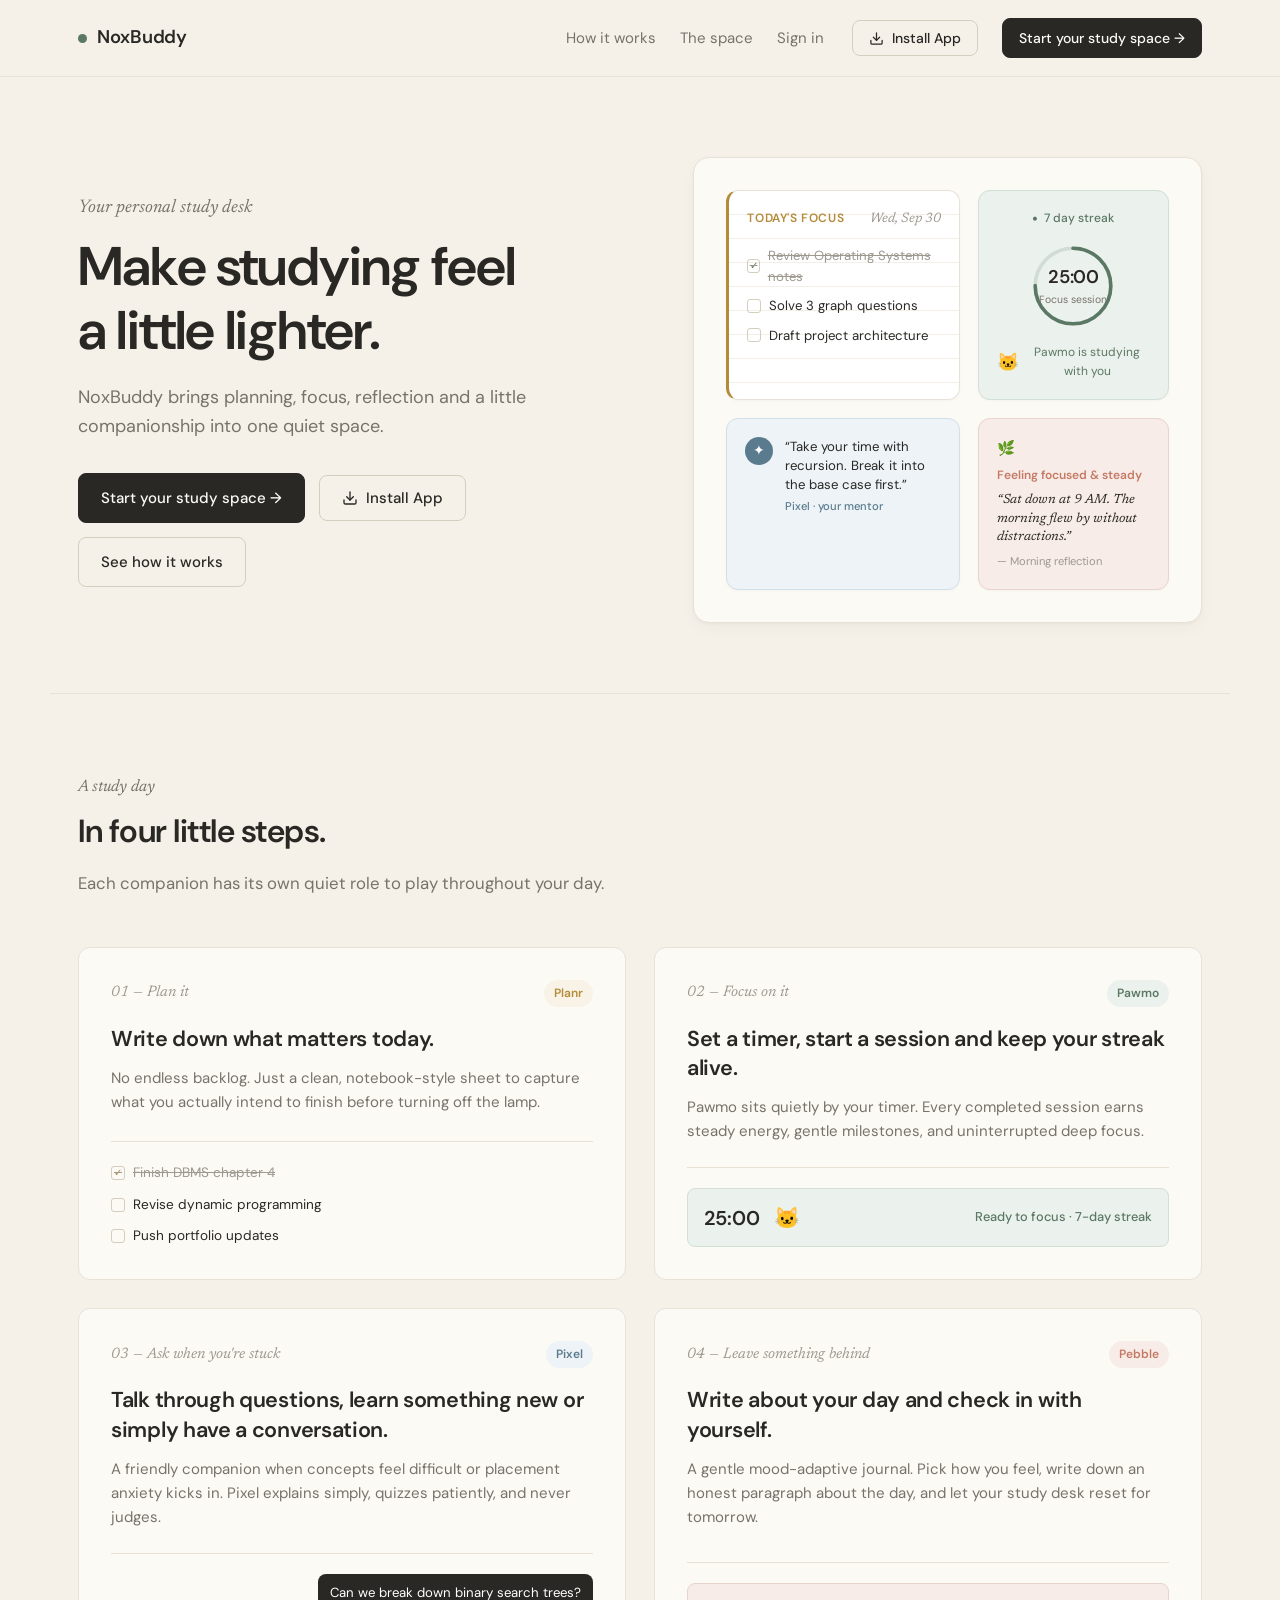
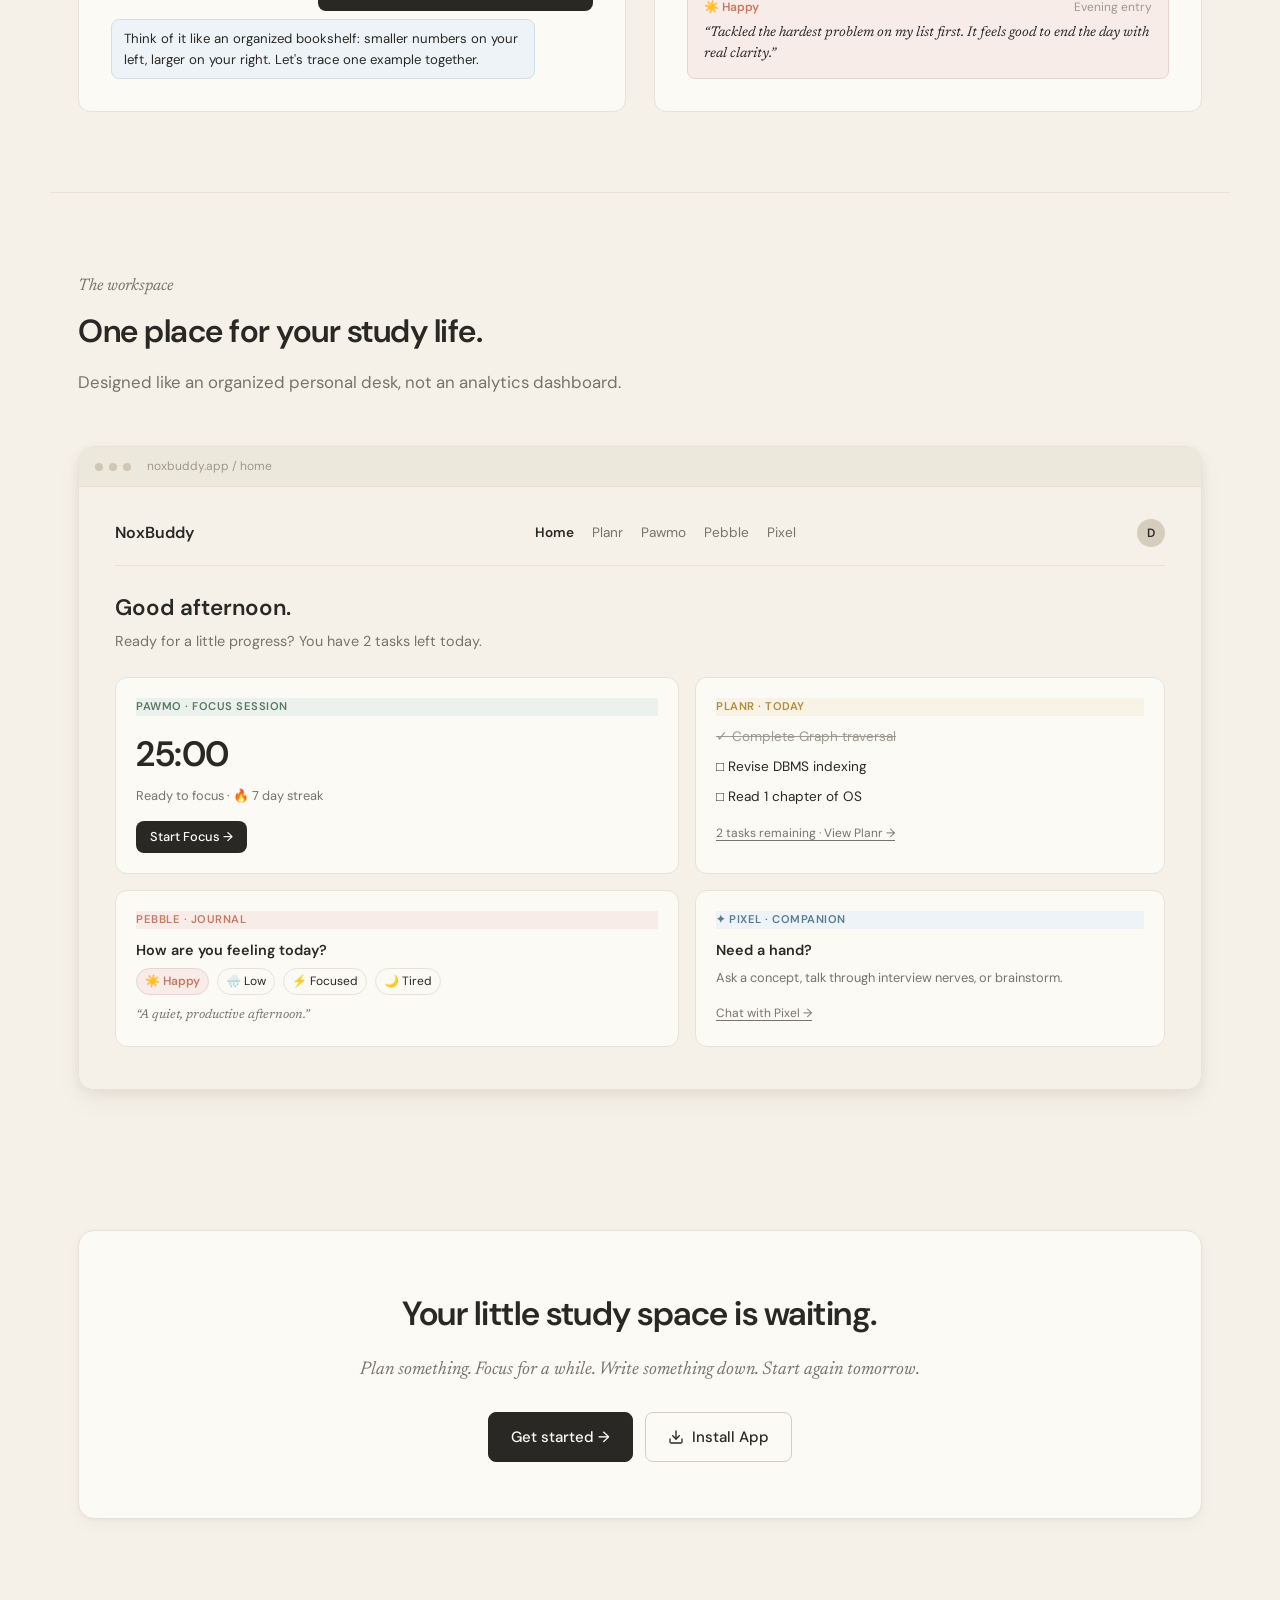
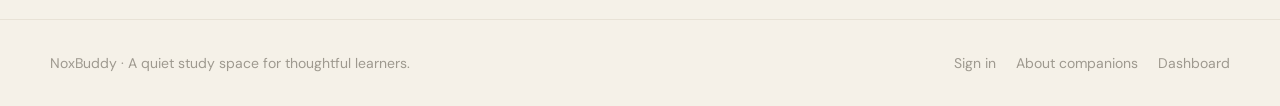
<file: index.html>
<!DOCTYPE html>
<html lang="en">
<head>
  <meta charset="UTF-8">
  <meta name="viewport" content="width=device-width, initial-scale=1.0">
  <title>NoxBuddy — A Quiet Digital Study Space</title>
  <link rel="preconnect" href="https://fonts.googleapis.com">
  <link rel="preconnect" href="https://fonts.gstatic.com" crossorigin>
  <link href="https://fonts.googleapis.com/css2?family=DM+Sans:ital,opsz,wght@0,9..40,300;0,9..40,400;0,9..40,500;0,9..40,600;1,9..40,400&family=Newsreader:ital,opsz,wght@0,6..72,400;0,6..72,500;1,6..72,400;1,6..72,500&display=swap" rel="stylesheet">
  <link rel="stylesheet" href="style.css">
  <link rel="stylesheet" href="pwa-install.css">
  <!-- PWA & Mobile Meta -->
  <link rel="manifest" href="./manifest.json">
  <meta name="theme-color" content="#F5F1E8">
  <link rel="apple-touch-icon" href="./icons/apple-touch-icon.png">
  <meta name="apple-mobile-web-app-capable" content="yes">
  <meta name="apple-mobile-web-app-status-bar-style" content="default">
  <meta name="apple-mobile-web-app-title" content="NoxBuddy">
</head>
<body>

  <!-- Minimal horizontal nav -->
  <header class="site-header">
    <nav class="nav-container">
      <a href="./index.html" class="brand">
        <span class="brand-dot"></span>
        <span class="brand-name">NoxBuddy</span>
      </a>
      <div class="nav-links">
        <a href="#journey" class="nav-link">How it works</a>
        <a href="#preview" class="nav-link">The space</a>
        <a href="./auth.html" class="nav-link signin-link">Sign in</a>
        <button id="navInstallBtn" class="btn btn-secondary btn-sm pwa-install-btn" title="Install NoxBuddy App">
          <svg width="15" height="15" viewBox="0 0 24 24" fill="none" stroke="currentColor" stroke-width="2" stroke-linecap="round" stroke-linejoin="round" aria-hidden="true"><path d="M21 15v4a2 2 0 0 1-2 2H5a2 2 0 0 1-2-2v-4"/><polyline points="7 10 12 15 17 10"/><line x1="12" y1="15" x2="12" y2="3"/></svg>
          <span>Install App</span>
        </button>
        <a href="./auth.html" class="btn btn-primary btn-sm">Start your study space &rarr;</a>
      </div>
      <button class="landing-menu-btn" id="landingMenuBtn" aria-label="Toggle navigation menu" aria-expanded="false">
        <span></span><span></span><span></span>
      </button>
    </nav>
    <div class="landing-mobile-drawer" id="landingMobileDrawer" aria-label="Mobile navigation">
      <a href="#journey" class="mobile-drawer-link">How it works</a>
      <a href="#preview" class="mobile-drawer-link">The space</a>
      <a href="./auth.html" class="mobile-drawer-link">Sign in</a>
      <button id="drawerInstallBtn" class="btn btn-secondary btn-sm mobile-cta pwa-install-btn" style="width: 100%; justify-content: center;">
        <svg width="16" height="16" viewBox="0 0 24 24" fill="none" stroke="currentColor" stroke-width="2" stroke-linecap="round" stroke-linejoin="round" aria-hidden="true"><path d="M21 15v4a2 2 0 0 1-2 2H5a2 2 0 0 1-2-2v-4"/><polyline points="7 10 12 15 17 10"/><line x1="12" y1="15" x2="12" y2="3"/></svg>
        <span>Install App on Phone</span>
      </button>
      <a href="./auth.html" class="btn btn-primary btn-sm mobile-cta">Start your study space &rarr;</a>
    </div>
  </header>

  <!-- Hero Section -->
  <main>
    <section class="hero-section">
      <div class="hero-content">
        <p class="hero-eyebrow">Your personal study desk</p>
        <h1 class="hero-title">Make studying feel a&nbsp;little&nbsp;lighter.</h1>
        <p class="hero-subtitle">
          NoxBuddy brings planning, focus, reflection and a little companionship into one quiet space.
        </p>
        <div class="hero-actions">
          <a href="./auth.html" class="btn btn-primary">Start your study space &rarr;</a>
          <button id="heroInstallBtn" class="btn btn-secondary pwa-install-btn" title="Download & Install NoxBuddy on your device">
            <svg width="16" height="16" viewBox="0 0 24 24" fill="none" stroke="currentColor" stroke-width="2" stroke-linecap="round" stroke-linejoin="round" aria-hidden="true"><path d="M21 15v4a2 2 0 0 1-2 2H5a2 2 0 0 1-2-2v-4"/><polyline points="7 10 12 15 17 10"/><line x1="12" y1="15" x2="12" y2="3"/></svg>
            <span>Install App</span>
          </button>
          <a href="#journey" class="btn btn-secondary">See how it works</a>
        </div>
      </div>

      <!-- Hero Visual: Thoughtful Study Desk Composition -->
      <div class="desk-canvas" aria-label="An organized digital study desk">
        <div class="desk-surface">

          <!-- Notebook Sheet (Planr) -->
          <div class="desk-item desk-notebook">
            <div class="notebook-header">
              <span class="notebook-tag">Today's Focus</span>
              <span class="notebook-date">Wed, Sep 30</span>
            </div>
            <ul class="notebook-lines">
              <li class="line-item done">
                <span class="check-box">&check;</span>
                <span class="line-text">Review Operating Systems notes</span>
              </li>
              <li class="line-item">
                <span class="check-box"></span>
                <span class="line-text">Solve 3 graph questions</span>
              </li>
              <li class="line-item">
                <span class="check-box"></span>
                <span class="line-text">Draft project architecture</span>
              </li>
            </ul>
            <div class="pencil-accent" aria-hidden="true"></div>
          </div>

          <!-- Focus Timer + Pawmo (Pawmo) -->
          <div class="desk-item desk-pawmo">
            <div class="pawmo-badge">
              <span class="streak-flame">&bull;</span>
              <span>7 day streak</span>
            </div>
            <div class="timer-dial">
              <div class="timer-ring-svg">
                <svg viewBox="0 0 100 100">
                  <circle class="ring-bg" cx="50" cy="50" r="42"></circle>
                  <circle class="ring-fg" cx="50" cy="50" r="42"></circle>
                </svg>
              </div>
              <div class="timer-center">
                <span class="timer-digits">25:00</span>
                <span class="timer-label">Focus session</span>
              </div>
            </div>
            <div class="pawmo-character">
              <span class="pet-figure" title="Pawmo">&#x1F431;</span>
              <span class="pet-caption">Pawmo is studying with you</span>
            </div>
          </div>

          <!-- Small Pixel message bubble (Pixel) -->
          <div class="desk-item desk-pixel">
            <div class="pixel-avatar">&#x2726;</div>
            <div class="pixel-bubble">
              <p class="pixel-text">&ldquo;Take your time with recursion. Break it into the base case first.&rdquo;</p>
              <span class="pixel-author">Pixel &middot; your mentor</span>
            </div>
          </div>

          <!-- Pebble journal slip (Pebble) -->
          <div class="desk-item desk-pebble">
            <div class="pebble-pin">&#x1F33F;</div>
            <p class="pebble-mood">Feeling focused &amp; steady</p>
            <p class="pebble-quote">&ldquo;Sat down at 9 AM. The morning flew by without distractions.&rdquo;</p>
            <span class="pebble-signoff">&mdash; Morning reflection</span>
          </div>

        </div>
      </div>
    </section>

    <!-- Four Companions Section: A study day, in four little steps -->
    <section class="journey-section" id="journey">
      <div class="section-intro">
        <p class="section-label">A study day</p>
        <h2 class="section-title">In four little steps.</h2>
        <p class="section-desc">Each companion has its own quiet role to play throughout your day.</p>
      </div>

      <div class="steps-flow">
        
        <!-- Step 1: Planr -->
        <article class="step-card step-planr">
          <div class="step-meta">
            <span class="step-num">01 &mdash; Plan it</span>
            <span class="companion-tag tag-planr">Planr</span>
          </div>
          <h3 class="step-title">Write down what matters today.</h3>
          <p class="step-desc">
            No endless backlog. Just a clean, notebook-style sheet to capture what you actually intend to finish before turning off the lamp.
          </p>
          <div class="step-visual visual-planr">
            <div class="paper-preview">
              <div class="paper-ruled-line done">
                <span class="mini-box">&check;</span>
                <span>Finish DBMS chapter 4</span>
              </div>
              <div class="paper-ruled-line">
                <span class="mini-box"></span>
                <span>Revise dynamic programming</span>
              </div>
              <div class="paper-ruled-line">
                <span class="mini-box"></span>
                <span>Push portfolio updates</span>
              </div>
            </div>
          </div>
        </article>

        <!-- Step 2: Pawmo -->
        <article class="step-card step-pawmo">
          <div class="step-meta">
            <span class="step-num">02 &mdash; Focus on it</span>
            <span class="companion-tag tag-pawmo">Pawmo</span>
          </div>
          <h3 class="step-title">Set a timer, start a session and keep your streak alive.</h3>
          <p class="step-desc">
            Pawmo sits quietly by your timer. Every completed session earns steady energy, gentle milestones, and uninterrupted deep focus.
          </p>
          <div class="step-visual visual-pawmo">
            <div class="pawmo-preview-dial">
              <span class="dial-time">25:00</span>
              <span class="dial-pawmo-pet">&#x1F431;</span>
              <span class="dial-sub">Ready to focus &middot; 7-day streak</span>
            </div>
          </div>
        </article>

        <!-- Step 3: Pixel -->
        <article class="step-card step-pixel">
          <div class="step-meta">
            <span class="step-num">03 &mdash; Ask when you're stuck</span>
            <span class="companion-tag tag-pixel">Pixel</span>
          </div>
          <h3 class="step-title">Talk through questions, learn something new or simply have a conversation.</h3>
          <p class="step-desc">
            A friendly companion when concepts feel difficult or placement anxiety kicks in. Pixel explains simply, quizzes patiently, and never judges.
          </p>
          <div class="step-visual visual-pixel">
            <div class="chat-snippet">
              <div class="chat-msg user">Can we break down binary search trees?</div>
              <div class="chat-msg bot">Think of it like an organized bookshelf: smaller numbers on your left, larger on your right. Let's trace one example together.</div>
            </div>
          </div>
        </article>

        <!-- Step 4: Pebble -->
        <article class="step-card step-pebble">
          <div class="step-meta">
            <span class="step-num">04 &mdash; Leave something behind</span>
            <span class="companion-tag tag-pebble">Pebble</span>
          </div>
          <h3 class="step-title">Write about your day and check in with yourself.</h3>
          <p class="step-desc">
            A gentle mood-adaptive journal. Pick how you feel, write down an honest paragraph about the day, and let your study desk reset for tomorrow.
          </p>
          <div class="step-visual visual-pebble">
            <div class="journal-snippet">
              <div class="journal-snippet-header">
                <span class="mood-pill">&#x2600;&#xFE0F; Happy</span>
                <span class="journal-date">Evening entry</span>
              </div>
              <p class="journal-body">&ldquo;Tackled the hardest problem on my list first. It feels good to end the day with real clarity.&rdquo;</p>
            </div>
          </div>
        </article>

      </div>
    </section>

    <!-- Product Preview Section -->
    <section class="preview-section" id="preview">
      <div class="section-intro">
        <p class="section-label">The workspace</p>
        <h2 class="section-title">One place for your study life.</h2>
        <p class="section-desc">Designed like an organized personal desk, not an analytics dashboard.</p>
      </div>

      <div class="dashboard-frame">
        <div class="frame-bar">
          <div class="frame-dots">
            <span></span><span></span><span></span>
          </div>
          <span class="frame-url">noxbuddy.app / home</span>
        </div>
        
        <!-- Live Dashboard Mirror Mockup -->
        <div class="frame-content">
          <div class="mock-topbar">
            <span class="mock-brand">NoxBuddy</span>
            <div class="mock-nav">
              <span class="mock-nav-item active">Home</span>
              <span class="mock-nav-item">Planr</span>
              <span class="mock-nav-item">Pawmo</span>
              <span class="mock-nav-item">Pebble</span>
              <span class="mock-nav-item">Pixel</span>
            </div>
            <div class="mock-user">
              <span class="mock-avatar">D</span>
            </div>
          </div>

          <div class="mock-greeting">
            <h3>Good afternoon.</h3>
            <p>Ready for a little progress? You have 2 tasks left today.</p>
          </div>

          <div class="mock-grid">
            <div class="mock-card mock-pawmo">
              <div class="mock-card-tag tag-pawmo">Pawmo &middot; Focus Session</div>
              <div class="mock-timer-display">25:00</div>
              <p class="mock-timer-sub">Ready to focus &middot; &#x1F525; 7 day streak</p>
              <div class="mock-btn">Start Focus &rarr;</div>
            </div>

            <div class="mock-card mock-planr">
              <div class="mock-card-tag tag-planr">Planr &middot; Today</div>
              <ul class="mock-tasks">
                <li class="done">&check; Complete Graph traversal</li>
                <li>&square; Revise DBMS indexing</li>
                <li>&square; Read 1 chapter of OS</li>
              </ul>
              <span class="mock-link">2 tasks remaining &middot; View Planr &rarr;</span>
            </div>

            <div class="mock-card mock-pebble">
              <div class="mock-card-tag tag-pebble">Pebble &middot; Journal</div>
              <p class="mock-q">How are you feeling today?</p>
              <div class="mock-moods">
                <span class="active">&#x2600;&#xFE0F; Happy</span>
                <span>&#x1F327;&#xFE0F; Low</span>
                <span>&#x26A1; Focused</span>
                <span>&#x1F319; Tired</span>
              </div>
              <p class="mock-journal-quote">&ldquo;A quiet, productive afternoon.&rdquo;</p>
            </div>

            <div class="mock-card mock-pixel">
              <div class="mock-card-tag tag-pixel">&#x2726; Pixel &middot; Companion</div>
              <p class="mock-q">Need a hand?</p>
              <p class="mock-sub">Ask a concept, talk through interview nerves, or brainstorm.</p>
              <span class="mock-link">Chat with Pixel &rarr;</span>
            </div>
          </div>
        </div>

      </div>
    </section>

    <!-- Final CTA -->
    <section class="closing-section">
      <div class="closing-box">
        <h2 class="closing-title">Your little study space is waiting.</h2>
        <p class="closing-text">
          Plan something. Focus for a while. Write something down. Start again tomorrow.
        </p>
        <div class="closing-action" style="display: flex; gap: 12px; justify-content: center; flex-wrap: wrap;">
          <a href="./auth.html" class="btn btn-primary">Get started &rarr;</a>
          <button id="closingInstallBtn" class="btn btn-secondary pwa-install-btn" title="Download & Install NoxBuddy on your device">
            <svg width="16" height="16" viewBox="0 0 24 24" fill="none" stroke="currentColor" stroke-width="2" stroke-linecap="round" stroke-linejoin="round" aria-hidden="true"><path d="M21 15v4a2 2 0 0 1-2 2H5a2 2 0 0 1-2-2v-4"/><polyline points="7 10 12 15 17 10"/><line x1="12" y1="15" x2="12" y2="3"/></svg>
            <span>Install App</span>
          </button>
        </div>
      </div>
    </section>
  </main>

  <!-- Quiet Minimal Footer -->
  <footer class="site-footer">
    <div class="footer-container">
      <p class="footer-brand">NoxBuddy &middot; A quiet study space for thoughtful learners.</p>
      <div class="footer-links">
        <a href="./auth.html">Sign in</a>
        <a href="#journey">About companions</a>
        <a href="./home.html">Dashboard</a>
      </div>
    </div>
  </footer>

  <script>
    const menuBtn = document.getElementById('landingMenuBtn');
    const drawer = document.getElementById('landingMobileDrawer');
    if (menuBtn && drawer) {
      menuBtn.addEventListener('click', () => {
        const isOpen = drawer.classList.toggle('open');
        menuBtn.setAttribute('aria-expanded', isOpen ? 'true' : 'false');
      });
      drawer.querySelectorAll('a').forEach(link => {
        link.addEventListener('click', () => {
          drawer.classList.remove('open');
          menuBtn.setAttribute('aria-expanded', 'false');
        });
      });
    }
  </script>

  <!-- Register PWA Service Worker -->
  <script>
    if ('serviceWorker' in navigator) {
      window.addEventListener('load', () => {
        navigator.serviceWorker.register('./sw.js').catch(() => {});
      });
    }
  </script>
  <!-- PWA Install Prompt & Modal Controller -->
  <script src="./pwa-install.js"></script>
</body>
</html>
</file>
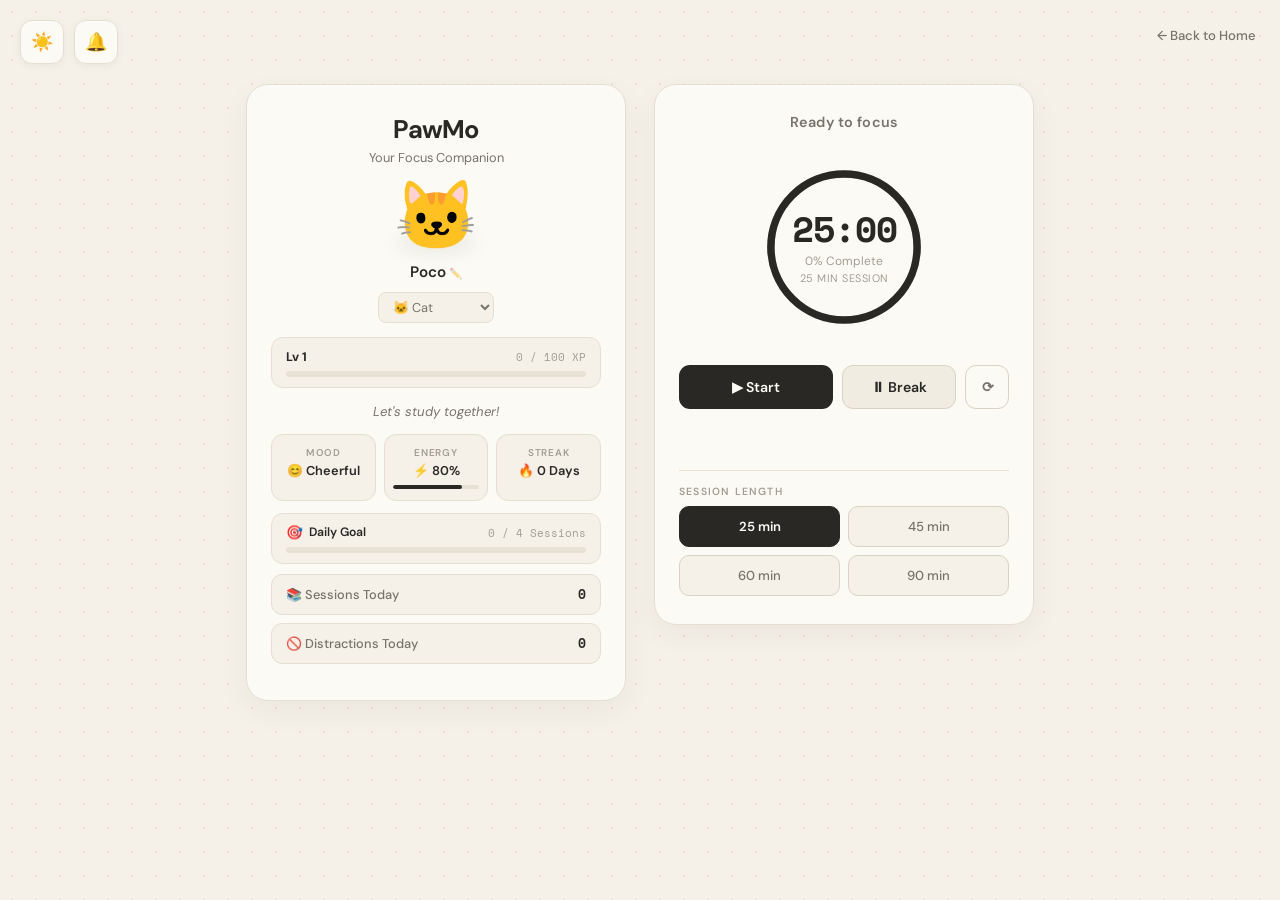
<file: pawmo/timer.html>
<!DOCTYPE html>
<html lang="en">
<head>
  <meta charset="UTF-8">
  <meta name="viewport" content="width=device-width, initial-scale=1.0">
  <title>PawMo — Focus Companion</title>
  <link rel="preconnect" href="https://fonts.googleapis.com">
  <link rel="preconnect" href="https://fonts.gstatic.com" crossorigin>
  <link href="https://fonts.googleapis.com/css2?family=DM+Sans:ital,opsz,wght@0,9..40,300;0,9..40,400;0,9..40,500;0,9..40,600;0,9..40,700;1,9..40,400&family=Space+Mono:wght@400;700&display=swap" rel="stylesheet">
  <link rel="stylesheet" href="./timer.css">
  <!-- PWA & Mobile Meta -->
  <link rel="manifest" href="../manifest.json">
  <meta name="theme-color" content="#F5F1E8">
  <link rel="apple-touch-icon" href="../icons/apple-touch-icon.png">
  <meta name="apple-mobile-web-app-capable" content="yes">
  <meta name="apple-mobile-web-app-status-bar-style" content="default">
  <meta name="apple-mobile-web-app-title" content="NoxBuddy">
</head>
<body>

  <!-- Theme & Sound Toggles -->
  <div class="top-left-controls">
    <button id="themeToggle" aria-label="Toggle theme" title="Toggle theme">
      <span class="icon sun">☀️</span>
      <span class="icon moon">🌙</span>
    </button>
    <button id="soundToggle" class="sound-toggle-btn" aria-label="Toggle focus bell chime" title="Focus chime: Sound ON">
      <span class="icon sound-icon" id="soundIcon">🔔</span>
    </button>
  </div>

  <!-- Back link -->
  <p class="back-link"><a href="../home.html">← Back to Home</a></p>

  <!-- Toast notification -->
  <div id="toast" class="toast" role="alert" aria-live="polite"></div>

  <!-- MODALS -->
  
  <!-- Progress Modal -->
  <div id="progressModal" class="modal-overlay" role="dialog" aria-modal="true" aria-label="Today's Progress">
    <div class="modal-box">
      <button class="modal-close" id="closeProgressModal" aria-label="Close">✕</button>
      <h2 class="modal-title">📊 Today's Progress</h2>
      <div class="modal-grid">
        <div class="modal-stat"><span class="modal-stat-icon">📚</span><span class="modal-stat-label">Sessions</span><span class="modal-stat-val" id="ms-sessions">0</span></div>
        <div class="modal-stat"><span class="modal-stat-icon">⏱</span><span class="modal-stat-label">Study Time</span><span class="modal-stat-val" id="ms-time">0m</span></div>
        <div class="modal-stat"><span class="modal-stat-icon">🎯</span><span class="modal-stat-label">Goal</span><span class="modal-stat-val" id="ms-goal">0%</span></div>
        <div class="modal-stat"><span class="modal-stat-icon">⭐</span><span class="modal-stat-label">XP Earned</span><span class="modal-stat-val" id="ms-xp">0</span></div>
        <div class="modal-stat"><span class="modal-stat-icon">🏆</span><span class="modal-stat-label">Level</span><span class="modal-stat-val" id="ms-level">1</span></div>
        <div class="modal-stat"><span class="modal-stat-icon">📅</span><span class="modal-stat-label">Total Sessions</span><span class="modal-stat-val" id="ms-total">0</span></div>
        <div class="modal-stat"><span class="modal-stat-icon">⏳</span><span class="modal-stat-label">Total Time</span><span class="modal-stat-val" id="ms-totaltime">0m</span></div>
        <div class="modal-stat"><span class="modal-stat-icon">🔥</span><span class="modal-stat-label">Best Streak</span><span class="modal-stat-val" id="ms-beststreak">0</span></div>
      </div>
      <div class="modal-insight" id="modalInsight"></div>
    </div>
  </div>

  <!-- Distraction Modal -->
  <div id="distractModal" class="modal-overlay" role="dialog" aria-modal="true" aria-label="Distraction Report">
    <div class="modal-box">
      <button class="modal-close" id="closeDistractModal" aria-label="Close">✕</button>
      <h2 class="modal-title">🚫 Distraction Report</h2>
      <div class="modal-grid">
        <div class="modal-stat"><span class="modal-stat-icon">🔄</span><span class="modal-stat-label">Tab Switches</span><span class="modal-stat-val" id="ds-switches">0</span></div>
        <div class="modal-stat"><span class="modal-stat-icon">⏱</span><span class="modal-stat-label">Time Away</span><span class="modal-stat-val" id="ds-away">0m 0s</span></div>
        <div class="modal-stat"><span class="modal-stat-icon">📉</span><span class="modal-stat-label">Focus Score</span><span class="modal-stat-val" id="ds-focus">100%</span></div>
        <div class="modal-stat"><span class="modal-stat-icon">✅</span><span class="modal-stat-label">Completion Rate</span><span class="modal-stat-val" id="ds-completion">0%</span></div>
        <div class="modal-stat"><span class="modal-stat-icon">⭐</span><span class="modal-stat-label">Best Focus</span><span class="modal-stat-val" id="ds-best">—</span></div>
        <div class="modal-stat"><span class="modal-stat-icon">📊</span><span class="modal-stat-label">Avg Focus</span><span class="modal-stat-val" id="ds-avg">—</span></div>
      </div>
      <p class="modal-note">⚠ Time Away is estimated — we track when you leave this tab, not which sites you visit.</p>
      <div class="modal-insight" id="distractInsight"></div>
    </div>
  </div>

  <!-- MAIN LAYOUT -->
   <div id="timerlay">

    <!-- ── PET PANEL ── -->
    <div class="container pet-panel">
      <div class="panel-header">
        <h1 class="title">PawMo</h1>
        <p class="subtitle">Your Focus Companion</p>
      </div>

      <div class="pet-area">
        <div class="pet-emoji" id="petFace">🐱</div>
        <div class="pet-glow"></div>
      </div>

      <div class="pet-identity">
        <span id="petname" title="Double-click to rename">Poco</span>
        <div class="pet-selector">
          <select id="petSelect" aria-label="Choose pet">
            <option value="🐱">🐱 Cat</option>
            <option value="🐈‍⬛">🐈‍⬛ Black Cat</option>
            <option value="🦉">🦉 Owl</option>
            <option value="🐰">🐰 Bunny</option>
            <option value="🐼">🐼 Panda</option>
            <option value="🦊">🦊 Fox</option>
            <option value="🐧">🐧 Penguin</option>
            <option value="🦄">🦄 Unicorn</option>
            <option value="🐸">🐸 Frog</option>
          </select>
        </div>
      </div>

      <!-- Level + XP -->
      <div class="xp-section">
        <div class="xp-header">
          <span class="xp-level" id="xpLevel">Lv 1</span>
          <span class="xp-label" id="xpLabel">0 / 100 XP</span>
        </div>
        <div class="xp-bar-track">
          <div class="xp-bar-fill" id="xpBarFill"></div>
        </div>
      </div>

      <p id="petMessage" class="pet-message">Let's study together!</p>

      <!-- Stat Cards -->
      <div class="stats">
        <div class="card mood" title="Mood">
          <span class="card-label">Mood</span>
          <span id="mood" class="card-value">😊 Cheerful</span>
        </div>
        <div class="card energy" title="Energy">
          <span class="card-label">Energy</span>
          <span id="energy" class="card-value">⚡ 80%</span>
          <div class="bar"><div class="fill" id="energyFill"></div></div>
        </div>
        <div class="card streak" title="Study streak">
          <span class="card-label">Streak</span>
          <span id="streak" class="card-value">🔥 0 Days</span>
        </div>
      </div>

      <!-- Daily Goal -->
      <div class="goal-section">
        <div class="goal-header">
          <span class="goal-icon">🎯</span>
          <span class="goal-title">Daily Goal</span>
          <span class="goal-progress-label" id="goalLabel">0 / 4 Sessions</span>
        </div>
        <div class="goal-bar-track">
          <div class="goal-bar-fill" id="goalBarFill"></div>
        </div>
      </div>

      <!-- Sessions row — clickable → Progress Modal -->
      <div class="sessions-row clickable" id="sessionsRow" title="Click to view detailed progress" role="button" tabindex="0" aria-label="View today's progress">
        <span class="sessions-label">📚 Sessions Today</span>
        <span id="sessionsCount" class="sessions-value">0</span>
      </div>

      <!-- Distraction card — clickable → Distraction Modal -->
      <div class="distraction-row clickable" id="distractionRow" title="Click to view distraction report" role="button" tabindex="0" aria-label="View distraction report">
        <span class="sessions-label">🚫 Distractions Today</span>
        <span id="distractCount" class="sessions-value">0</span>
      </div>
    </div>

    <!-- ── TIMER PANEL ── -->
    <div class="container timer-panel">
      <div class="panel-header">
        <p id="selection" class="session-status">Ready to focus</p>
      </div>

      <div class="timer-ring-wrap">
        <svg class="timer-ring" viewBox="0 0 160 160" aria-hidden="true">
          <circle class="ring-bg" cx="80" cy="80" r="68"/>
          <circle class="ring-fill" id="ringFill" cx="80" cy="80" r="68"/>
        </svg>
        <div class="timer-inner">
          <h2 id="timer">25:00</h2>
          <p class="timer-pct" id="timerPct">0% Complete</p>
          <p class="timer-sub" id="timerSub">25 min session</p>
        </div>
      </div>

      <div class="actions">
        <button id="startBtn" class="btn-start">▶ Start</button>
        <button id="breakBtn" class="btn-break">⏸ Break</button>
        <button id="resetBtn" class="btn-reset">⟳</button>
      </div>

      <!-- Focus score strip (shown during/after session) -->
      <div class="focus-strip" id="focusStrip">
        <span class="focus-strip-label">Focus Score</span>
        <span class="focus-strip-val" id="focusScoreVal">—</span>
      </div>

      <div class="divider"></div>

      <p class="time-grid-label">Session Length</p>
      <div class="times">
        <button class="timeBtn active" data-time="25">25 min</button>
        <button class="timeBtn" data-time="45">45 min</button>
        <button class="timeBtn" data-time="60">60 min</button>
        <button class="timeBtn" data-time="90">90 min</button>
      </div>
    </div>

  </div>

  <script src="./timer.js"></script>
  <!-- Register PWA Service Worker -->
  <script>
    if ('serviceWorker' in navigator) {
      window.addEventListener('load', () => {
        navigator.serviceWorker.register('../sw.js').catch(() => {});
      });
    }
  </script>
</body>
</html>
</file>
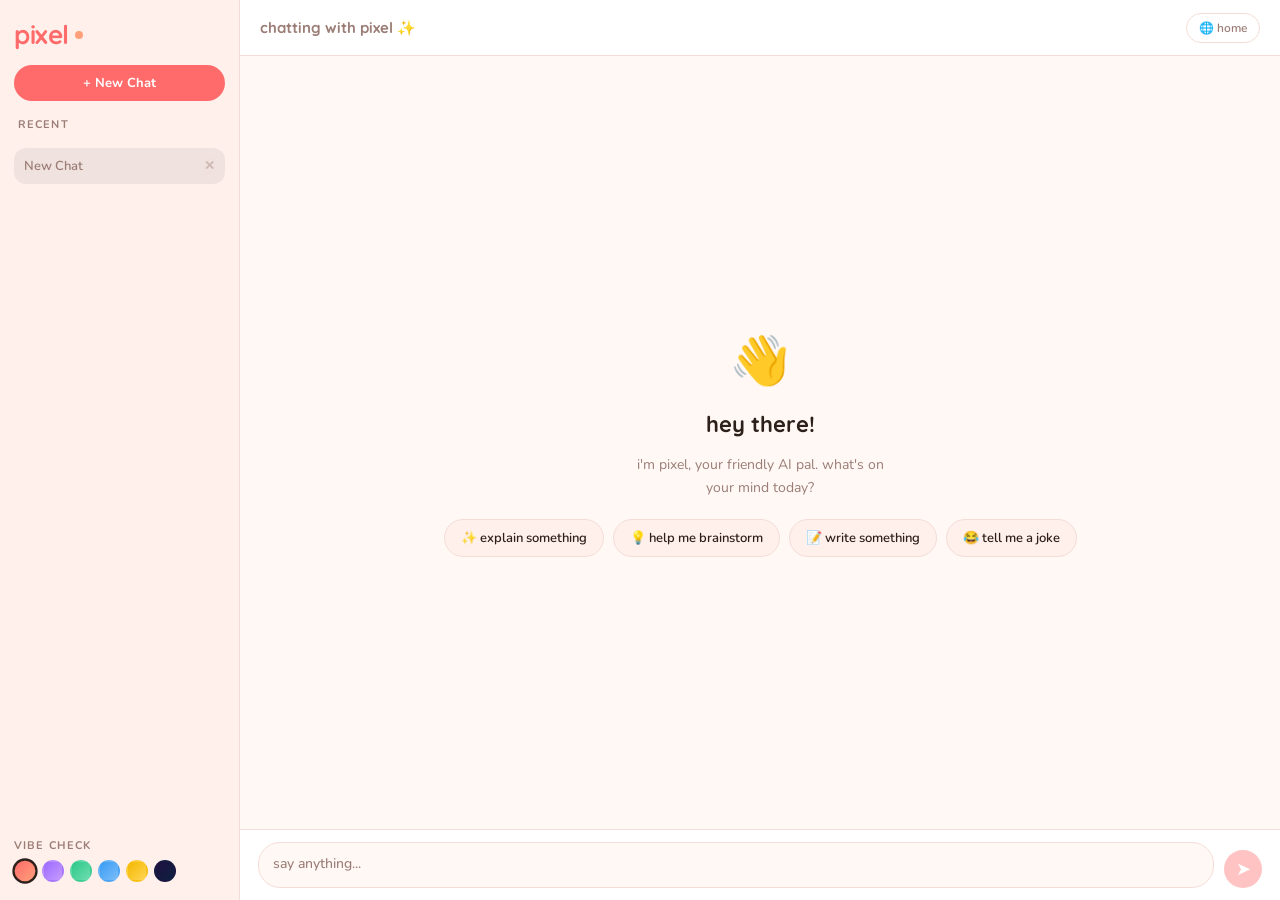
<file: pixel/noxi.html>
<!DOCTYPE html>
<html lang="en">
<head>
    <meta charset="UTF-8">
    <meta name="viewport" content="width=device-width, initial-scale=1.0, maximum-scale=1.0, user-scalable=no, viewport-fit=cover, interactive-widget=resizes-content">
    <link rel="stylesheet" href="./noxi.css">
    <title>Pixel — Study Companion</title>
  <!-- PWA & Mobile Meta -->
  <link rel="manifest" href="../manifest.json">
  <meta name="theme-color" content="#F5F1E8">
  <link rel="apple-touch-icon" href="../icons/apple-touch-icon.png">
  <meta name="apple-mobile-web-app-capable" content="yes">
  <meta name="apple-mobile-web-app-status-bar-style" content="default">
  <meta name="apple-mobile-web-app-title" content="NoxBuddy">
</head>
<body>
 
    <div class="app" id="app">
        <!-- Backdrop for mobile off-canvas drawer -->
        <div class="sidebar-backdrop" id="sidebarBackdrop"></div>

        <aside class="sidebar" id="sidebar">
            <div class="sidebar-header">
                <div class="logo">
                    <span>pixel</span>
                    <span class="logo-dot"></span>
                </div>
                <button class="sidebar-close-btn" id="sidebarCloseBtn" aria-label="Close sidebar">✕</button>
            </div>
            <button class="new-chat-btn" onclick="createNewChat()"> + New Chat</button>
        
            <div class="section-label">Recent</div>
            <div class="recent-wrap">
                <div id="recentChats"></div>
            </div>
            <div class="theme-picker">
                <div class="theme-label">Vibe Check</div>
                <div class="themes">
                    <div class="theme-dot t-coral selected" title="Coral" onclick="setTheme('')" id="td-coral"></div>
                    <div class="theme-dot t-pastel" title="Pastel" onclick="setTheme('theme-pastel')" id="td-pastel"></div>
                    <div class="theme-dot t-mint" title="Mint" onclick="setTheme('theme-mint')" id="td-mint"></div>
                    <div class="theme-dot t-sky"  title="Sky"  onclick="setTheme('theme-sky')"  id="td-sky"></div>
                    <div class="theme-dot t-sun"  title="Sun"  onclick="setTheme('theme-sun')"  id="td-sun"></div>
                    <div class="theme-dot t-night"  title="Night"  onclick="setTheme('theme-night')"  id="td-night"></div>
                </div>
            </div>
        </aside>
        
        <!-- Main Chat Area -->
        <main class="main">
            <header class="topbar">
                <button class="menu-toggle-btn" id="menuToggleBtn" aria-label="Open chats menu">☰</button>
                <span class="topbar-name">chatting with pixel ✨</span>
                <div class="topbar-actions">
                    <a href="../home.html"><button class="topbar-btn">🌐 home</button></a>
                </div>
            </header>
        
            <section class="messages" id="messages">
                <div class="empty" id="emptyState">
                    <div class="empty-emoji">👋</div>
                    <h2>hey there!</h2>
                    <p>i'm pixel, your friendly AI pal. what's on your mind today?</p>
                    <div class="chips">
                        <button class="chip" onclick="sendChip(this)">✨ explain something</button>
                        <button class="chip" onclick="sendChip(this)">💡 help me brainstorm</button>
                        <button class="chip" onclick="sendChip(this)">📝 write something</button>
                        <button class="chip" onclick="sendChip(this)">😂 tell me a joke</button>
                    </div>
                </div>
            </section>
        
            <footer class="input-area">
                <div class="input-wrap">
                    <textarea
                        id="userInput"
                        rows="1"
                        placeholder="say anything..."
                        onkeydown="handleKey(event)"
                        oninput="autoResize(this)"
                    ></textarea>
                </div>
                <button class="send-btn" id="sendBtn" onclick="sendMessage()" disabled title="Send">➤</button>
            </footer>
        </main>
    
    </div>
 
    <script src="./noxi.js"></script>

  <!-- Register PWA Service Worker -->
  <script>
    if ('serviceWorker' in navigator) {
      window.addEventListener('load', () => {
        navigator.serviceWorker.register('../sw.js').catch(() => {});
      });
    }
  </script>
</body>
</html>
</file>
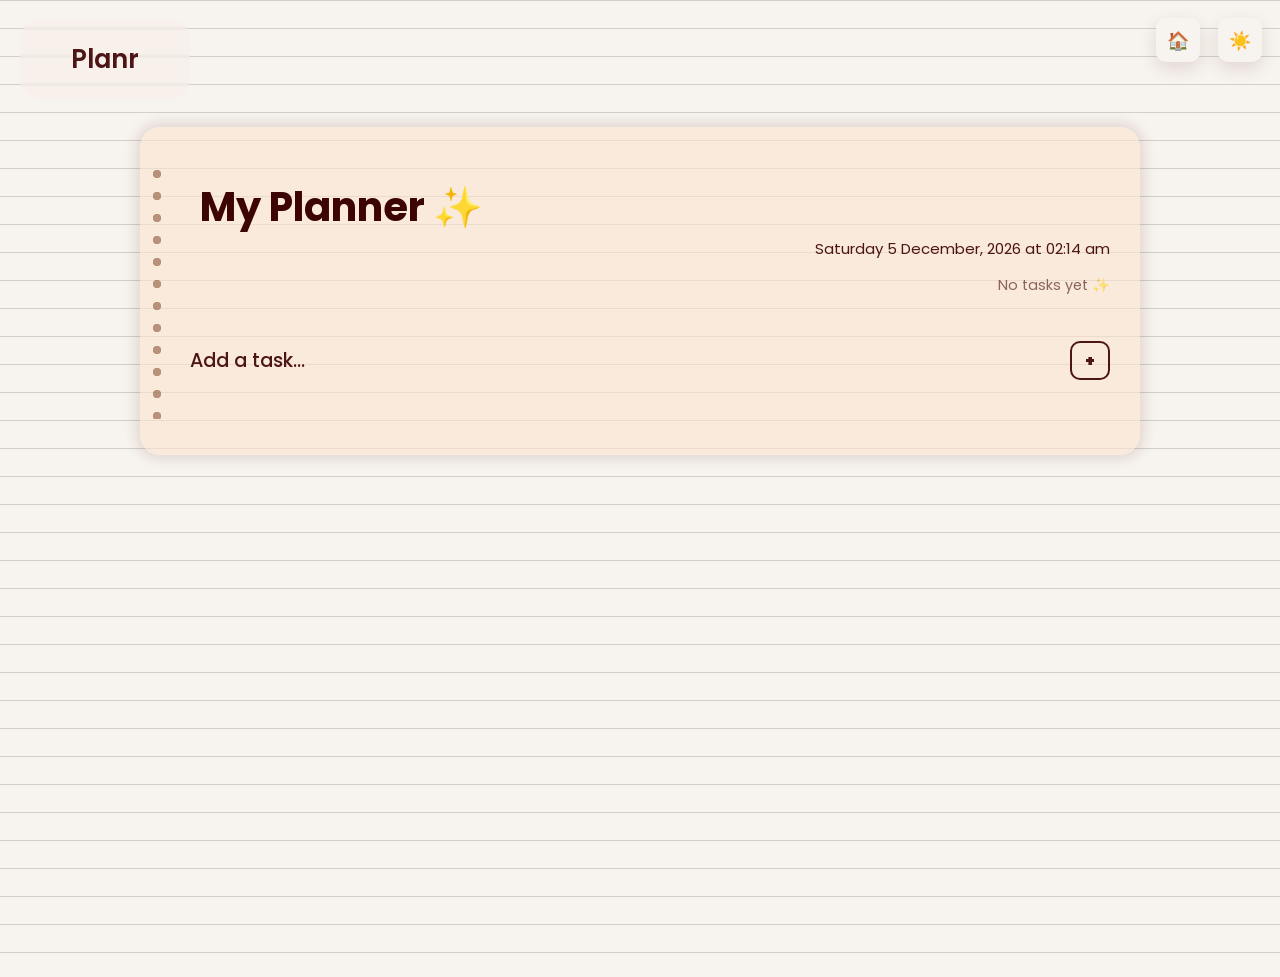
<file: planr/planner.html>
<!DOCTYPE html>
<html lang="en">
<head>
    <meta charset="UTF-8">
    <meta name="viewport" content="width=device-width, initial-scale=1.0">
    <link rel="stylesheet" href="./planner.css">
    <title>Planr</title>
    <link href="https://fonts.googleapis.com/css2?family=Poppins:wght@300;400;500;600&display=swap" rel="stylesheet">
  <!-- PWA & Mobile Meta -->
  <link rel="manifest" href="../manifest.json">
  <meta name="theme-color" content="#F5F1E8">
  <link rel="apple-touch-icon" href="../icons/apple-touch-icon.png">
  <meta name="apple-mobile-web-app-capable" content="yes">
  <meta name="apple-mobile-web-app-status-bar-style" content="default">
  <meta name="apple-mobile-web-app-title" content="NoxBuddy">
</head>
<body>
    <button id="themeToggle" aria-pressed="false" title="theme mode">🌙</button>
    <a href="../home.html"><button id="back-link">🏠</button></a>
    <div id="logo"><a href="#" title="Planr Home-Page">Planr</a></div>
    <div class="container">
        <div class="note-record">
            <h2>My Planner ✨</h2>
            <div id="info"></div> <!--for the date and time information on the right hand side of the page-->
            <div id="taskCounter" class="task-counter">0 / 0 completed</div>
            <div class="todo-input">
                <input type="text" id="taskInput" placeholder="Add a task..." />
                <button id="addBtn" title="add task">+</button>
            </div>
            <ul id="taskList"></ul>
        </div>
    </div>
    <script src="./planner.js" defer></script>
  <!-- Register PWA Service Worker -->
  <script>
    if ('serviceWorker' in navigator) {
      window.addEventListener('load', () => {
        navigator.serviceWorker.register('../sw.js').catch(() => {});
      });
    }
  </script>
</body>
</html>
</file>
<file: style.css>
/* ============================================================
   NOXBUDDY — style.css
   Visual Identity: Warm digital study desk, modern stationery,
   editorial typography & thoughtful craftsmanship.
   ============================================================ */

:root {
  --bg-primary: #F5F1E8;
  --bg-surface: #FCFAF5;
  --bg-subtle: #F0EADF;
  --border: #E8E2D6;
  --border-strong: #D5CEBF;

  --text-primary: #292825;
  --text-secondary: #77736B;
  --text-muted: #9E998F;

  /* Muted Accents */
  --accent-pawmo: #5A7863;
  --accent-pawmo-bg: #EBF1ED;
  --accent-pawmo-border: #D1DFD6;

  --accent-pixel: #5A7B8E;
  --accent-pixel-bg: #EDF3F7;
  --accent-pixel-border: #D1DFE8;

  --accent-pebble: #C47A65;
  --accent-pebble-bg: #F8ECE8;
  --accent-pebble-border: #E8D3CD;

  --accent-planr: #B38B3A;
  --accent-planr-bg: #F8F3E6;
  --accent-planr-border: #E7DCBF;

  --font-sans: 'DM Sans', -apple-system, BlinkMacSystemFont, 'Segoe UI', Roboto, sans-serif;
  --font-serif: 'Newsreader', Georgia, serif;

  --radius-sm: 8px;
  --radius-md: 12px;
  --radius-lg: 16px;
  --radius-pill: 999px;

  --shadow-paper: 0 1px 3px rgba(41, 40, 37, 0.04), 0 6px 16px rgba(41, 40, 37, 0.03);
  --shadow-lift: 0 4px 12px rgba(41, 40, 37, 0.06), 0 12px 28px rgba(41, 40, 37, 0.04);
}

* {
  margin: 0;
  padding: 0;
  box-sizing: border-box;
}

html {
  scroll-behavior: smooth;
  background-color: var(--bg-primary);
  color: var(--text-primary);
}

body {
  font-family: var(--font-sans);
  background-color: var(--bg-primary);
  color: var(--text-primary);
  line-height: 1.6;
  -webkit-font-smoothing: antialiased;
  min-height: 100vh;
}

a {
  color: inherit;
  text-decoration: none;
}

/* ── BUTTONS ───────────────────────────────────────────────── */
.btn {
  display: inline-flex;
  align-items: center;
  justify-content: center;
  gap: 8px;
  padding: 12px 22px;
  border-radius: var(--radius-sm);
  font-family: var(--font-sans);
  font-size: 0.9375rem;
  font-weight: 500;
  cursor: pointer;
  transition: background-color 0.2s ease, border-color 0.2s ease, transform 0.15s ease;
  border: 1px solid transparent;
}

.btn:active {
  transform: translateY(1px);
}

.btn-primary {
  background-color: var(--text-primary);
  color: #FCFAF5;
  border-color: var(--text-primary);
}

.btn-primary:hover {
  background-color: #3F3D38;
  border-color: #3F3D38;
}

.btn-secondary {
  background-color: transparent;
  color: var(--text-primary);
  border-color: var(--border-strong);
}

.btn-secondary:hover {
  background-color: rgba(41, 40, 37, 0.04);
  border-color: var(--text-primary);
}

.btn-sm {
  padding: 8px 16px;
  font-size: 0.875rem;
}

/* ── NAVBAR ────────────────────────────────────────────────── */
.site-header {
  position: sticky;
  top: 0;
  z-index: 100;
  background-color: rgba(245, 241, 232, 0.94);
  backdrop-filter: blur(8px);
  border-bottom: 1px solid var(--border);
}

.nav-container {
  max-width: 1180px;
  margin: 0 auto;
  padding: 18px 28px;
  display: flex;
  align-items: center;
  justify-content: space-between;
}

.brand {
  display: flex;
  align-items: center;
  gap: 10px;
  font-weight: 600;
  font-size: 1.15rem;
  letter-spacing: -0.3px;
  color: var(--text-primary);
}

.brand-dot {
  width: 9px;
  height: 9px;
  border-radius: 50%;
  background-color: var(--accent-pawmo);
}

.nav-links {
  display: flex;
  align-items: center;
  gap: 24px;
}

.nav-link {
  font-size: 0.9375rem;
  color: var(--text-secondary);
  font-weight: 400;
  transition: color 0.15s ease;
}

.nav-link:hover {
  color: var(--text-primary);
}

.signin-link {
  margin-right: 4px;
}

/* ── HERO SECTION ──────────────────────────────────────────── */
.hero-section {
  max-width: 1180px;
  margin: 0 auto;
  padding: 80px 28px 70px;
  display: grid;
  grid-template-columns: 1.1fr 1fr;
  align-items: center;
  gap: 56px;
}

.hero-eyebrow {
  font-family: var(--font-serif);
  font-style: italic;
  font-size: 1.15rem;
  color: var(--text-secondary);
  margin-bottom: 12px;
}

.hero-title {
  font-size: clamp(2.4rem, 4.5vw, 3.4rem);
  font-weight: 600;
  line-height: 1.18;
  letter-spacing: -0.8px;
  color: var(--text-primary);
  margin-bottom: 20px;
}

.hero-subtitle {
  font-size: 1.125rem;
  color: var(--text-secondary);
  line-height: 1.6;
  max-width: 480px;
  margin-bottom: 32px;
}

.hero-actions {
  display: flex;
  align-items: center;
  gap: 14px;
  flex-wrap: wrap;
}

/* ── HERO VISUAL: DIGITAL STUDY DESK ───────────────────────── */
.desk-canvas {
  position: relative;
  background-color: var(--bg-surface);
  border: 1px solid var(--border);
  border-radius: var(--radius-lg);
  padding: 32px;
  box-shadow: var(--shadow-paper);
}

.desk-surface {
  display: grid;
  grid-template-columns: 1.1fr 0.9fr;
  grid-template-rows: auto auto;
  gap: 18px;
}

.desk-item {
  background-color: #FFFFFF;
  border: 1px solid var(--border);
  border-radius: var(--radius-md);
  padding: 18px;
  position: relative;
  box-shadow: 0 1px 3px rgba(41, 40, 37, 0.03);
}

/* Notebook (Planr) */
.desk-notebook {
  grid-column: 1 / 2;
  border-left: 3px solid var(--accent-planr);
  background-image: repeating-linear-gradient(
    transparent,
    transparent 23px,
    #F3EFE7 23px,
    #F3EFE7 24px
  );
}

.notebook-header {
  display: flex;
  justify-content: space-between;
  align-items: baseline;
  margin-bottom: 14px;
}

.notebook-tag {
  font-size: 0.75rem;
  font-weight: 600;
  text-transform: uppercase;
  letter-spacing: 0.6px;
  color: var(--accent-planr);
}

.notebook-date {
  font-family: var(--font-serif);
  font-style: italic;
  font-size: 0.85rem;
  color: var(--text-muted);
}

.notebook-lines {
  list-style: none;
  display: flex;
  flex-direction: column;
  gap: 8px;
}

.line-item {
  display: flex;
  align-items: center;
  gap: 8px;
  font-size: 0.825rem;
  color: var(--text-primary);
}

.line-item.done {
  color: var(--text-muted);
  text-decoration: line-through;
}

.check-box {
  width: 14px;
  height: 14px;
  border: 1px solid var(--border-strong);
  border-radius: 3px;
  display: inline-flex;
  align-items: center;
  justify-content: center;
  font-size: 10px;
  color: var(--accent-pawmo);
}

/* Timer + Pawmo */
.desk-pawmo {
  grid-column: 2 / 3;
  display: flex;
  flex-direction: column;
  align-items: center;
  text-align: center;
  background-color: var(--accent-pawmo-bg);
  border-color: var(--accent-pawmo-border);
}

.pawmo-badge {
  display: inline-flex;
  align-items: center;
  gap: 6px;
  font-size: 0.75rem;
  font-weight: 500;
  color: var(--accent-pawmo);
  margin-bottom: 12px;
}

.streak-flame {
  font-size: 1rem;
  line-height: 1;
}

.timer-dial {
  position: relative;
  width: 90px;
  height: 90px;
  display: flex;
  align-items: center;
  justify-content: center;
  margin-bottom: 12px;
}

.timer-ring-svg {
  position: absolute;
  top: 0;
  left: 0;
  width: 100%;
  height: 100%;
  transform: rotate(-90deg);
}

.timer-ring-svg circle {
  fill: none;
  stroke-width: 4;
}

.ring-bg {
  stroke: rgba(90, 120, 99, 0.18);
}

.ring-fg {
  stroke: var(--accent-pawmo);
  stroke-dasharray: 264;
  stroke-dashoffset: 66; /* 75% complete */
  stroke-linecap: round;
}

.timer-center {
  position: relative;
  display: flex;
  flex-direction: column;
  align-items: center;
}

.timer-digits {
  font-size: 1.15rem;
  font-weight: 600;
  letter-spacing: -0.3px;
  color: var(--text-primary);
}

.timer-label {
  font-size: 0.65rem;
  color: var(--text-secondary);
}

.pawmo-character {
  display: flex;
  align-items: center;
  gap: 6px;
  font-size: 0.75rem;
  color: var(--accent-pawmo);
}

.pet-figure {
  font-size: 1.1rem;
}

/* Pixel Bubble */
.desk-pixel {
  grid-column: 1 / 2;
  display: flex;
  align-items: flex-start;
  gap: 12px;
  background-color: var(--accent-pixel-bg);
  border-color: var(--accent-pixel-border);
}

.pixel-avatar {
  width: 28px;
  height: 28px;
  border-radius: 50%;
  background-color: var(--accent-pixel);
  color: white;
  display: flex;
  align-items: center;
  justify-content: center;
  font-size: 0.85rem;
  flex-shrink: 0;
}

.pixel-bubble {
  display: flex;
  flex-direction: column;
  gap: 4px;
}

.pixel-text {
  font-size: 0.825rem;
  color: var(--text-primary);
  line-height: 1.45;
}

.pixel-author {
  font-size: 0.7rem;
  color: var(--accent-pixel);
  font-weight: 500;
}

/* Pebble Slip */
.desk-pebble {
  grid-column: 2 / 3;
  background-color: var(--accent-pebble-bg);
  border-color: var(--accent-pebble-border);
  display: flex;
  flex-direction: column;
  gap: 6px;
}

.pebble-pin {
  font-size: 0.9rem;
}

.pebble-mood {
  font-size: 0.75rem;
  font-weight: 600;
  color: var(--accent-pebble);
}

.pebble-quote {
  font-family: var(--font-serif);
  font-style: italic;
  font-size: 0.825rem;
  color: var(--text-primary);
  line-height: 1.4;
}

.pebble-signoff {
  font-size: 0.7rem;
  color: var(--text-muted);
}

/* ── FOUR COMPANIONS JOURNEY ───────────────────────────────── */
.journey-section {
  max-width: 1180px;
  margin: 0 auto;
  padding: 80px 28px;
  border-top: 1px solid var(--border);
}

.section-intro {
  margin-bottom: 50px;
  max-width: 580px;
}

.section-label {
  font-family: var(--font-serif);
  font-style: italic;
  font-size: 1.05rem;
  color: var(--text-secondary);
  margin-bottom: 6px;
}

.section-title {
  font-size: 2rem;
  font-weight: 600;
  letter-spacing: -0.5px;
  color: var(--text-primary);
  margin-bottom: 12px;
}

.section-desc {
  font-size: 1.05rem;
  color: var(--text-secondary);
}

.steps-flow {
  display: grid;
  grid-template-columns: repeat(2, 1fr);
  gap: 28px;
}

.step-card {
  background-color: var(--bg-surface);
  border: 1px solid var(--border);
  border-radius: var(--radius-md);
  padding: 32px;
  display: flex;
  flex-direction: column;
  transition: box-shadow 0.2s ease, border-color 0.2s ease;
}

.step-card:hover {
  border-color: var(--border-strong);
  box-shadow: var(--shadow-paper);
}

.step-meta {
  display: flex;
  align-items: center;
  justify-content: space-between;
  margin-bottom: 18px;
}

.step-num {
  font-family: var(--font-serif);
  font-style: italic;
  font-size: 0.95rem;
  color: var(--text-muted);
}

.companion-tag {
  font-size: 0.75rem;
  font-weight: 600;
  padding: 4px 10px;
  border-radius: var(--radius-pill);
}

.tag-planr { background-color: var(--accent-planr-bg); color: var(--accent-planr); }
.tag-pawmo { background-color: var(--accent-pawmo-bg); color: var(--accent-pawmo); }
.tag-pixel { background-color: var(--accent-pixel-bg); color: var(--accent-pixel); }
.tag-pebble { background-color: var(--accent-pebble-bg); color: var(--accent-pebble); }

.step-title {
  font-size: 1.35rem;
  font-weight: 600;
  letter-spacing: -0.3px;
  line-height: 1.35;
  color: var(--text-primary);
  margin-bottom: 12px;
}

.step-desc {
  font-size: 0.9375rem;
  color: var(--text-secondary);
  line-height: 1.6;
  margin-bottom: 24px;
}

.step-visual {
  margin-top: auto;
  border-top: 1px solid var(--border);
  padding-top: 20px;
}

/* Step 1 Visual (Paper list) */
.paper-preview {
  display: flex;
  flex-direction: column;
  gap: 10px;
  font-size: 0.85rem;
}

.paper-ruled-line {
  display: flex;
  align-items: center;
  gap: 8px;
  color: var(--text-primary);
}

.paper-ruled-line.done {
  color: var(--text-muted);
  text-decoration: line-through;
}

.mini-box {
  width: 14px;
  height: 14px;
  border: 1px solid var(--border-strong);
  border-radius: 3px;
  display: inline-flex;
  align-items: center;
  justify-content: center;
  font-size: 10px;
  color: var(--accent-planr);
}

/* Step 2 Visual (Pawmo dial) */
.pawmo-preview-dial {
  display: flex;
  align-items: center;
  gap: 14px;
  background-color: var(--accent-pawmo-bg);
  border: 1px solid var(--accent-pawmo-border);
  border-radius: var(--radius-sm);
  padding: 12px 16px;
}

.dial-time {
  font-size: 1.25rem;
  font-weight: 600;
  color: var(--text-primary);
}

.dial-pawmo-pet {
  font-size: 1.3rem;
}

.dial-sub {
  font-size: 0.8rem;
  color: var(--accent-pawmo);
  margin-left: auto;
  font-weight: 500;
}

/* Step 3 Visual (Pixel chat) */
.chat-snippet {
  display: flex;
  flex-direction: column;
  gap: 8px;
  font-size: 0.825rem;
}

.chat-msg {
  padding: 8px 12px;
  border-radius: var(--radius-sm);
  max-width: 88%;
}

.chat-msg.user {
  align-self: flex-end;
  background-color: var(--text-primary);
  color: #FFF;
}

.chat-msg.bot {
  align-self: flex-start;
  background-color: var(--accent-pixel-bg);
  border: 1px solid var(--accent-pixel-border);
  color: var(--text-primary);
}

/* Step 4 Visual (Pebble snippet) */
.journal-snippet {
  background-color: var(--accent-pebble-bg);
  border: 1px solid var(--accent-pebble-border);
  border-radius: var(--radius-sm);
  padding: 14px 16px;
  display: flex;
  flex-direction: column;
  gap: 6px;
}

.journal-snippet-header {
  display: flex;
  align-items: center;
  justify-content: space-between;
}

.mood-pill {
  font-size: 0.75rem;
  font-weight: 600;
  color: var(--accent-pebble);
}

.journal-date {
  font-size: 0.75rem;
  color: var(--text-muted);
}

.journal-body {
  font-family: var(--font-serif);
  font-style: italic;
  font-size: 0.875rem;
  color: var(--text-primary);
  line-height: 1.45;
}

/* ── PRODUCT PREVIEW SECTION ───────────────────────────────── */
.preview-section {
  max-width: 1180px;
  margin: 0 auto;
  padding: 80px 28px;
  border-top: 1px solid var(--border);
}

.dashboard-frame {
  background-color: var(--bg-surface);
  border: 1px solid var(--border);
  border-radius: var(--radius-lg);
  box-shadow: var(--shadow-lift);
  overflow: hidden;
}

.frame-bar {
  background-color: #EDE8DC;
  border-bottom: 1px solid var(--border);
  padding: 10px 16px;
  display: flex;
  align-items: center;
  gap: 16px;
}

.frame-dots {
  display: flex;
  gap: 6px;
}

.frame-dots span {
  width: 8px;
  height: 8px;
  border-radius: 50%;
  background-color: #CFC7B6;
}

.frame-url {
  font-size: 0.75rem;
  color: var(--text-muted);
  font-family: var(--font-sans);
}

.frame-content {
  padding: 32px 36px 42px;
  background-color: var(--bg-primary);
}

.mock-topbar {
  display: flex;
  align-items: center;
  justify-content: space-between;
  padding-bottom: 18px;
  border-bottom: 1px solid var(--border);
  margin-bottom: 24px;
}

.mock-brand {
  font-weight: 600;
  font-size: 1rem;
}

.mock-nav {
  display: flex;
  gap: 18px;
}

.mock-nav-item {
  font-size: 0.85rem;
  color: var(--text-secondary);
}

.mock-nav-item.active {
  color: var(--text-primary);
  font-weight: 600;
}

.mock-user {
  display: flex;
  align-items: center;
}

.mock-avatar {
  width: 28px;
  height: 28px;
  border-radius: 50%;
  background-color: var(--border-strong);
  color: var(--text-primary);
  display: flex;
  align-items: center;
  justify-content: center;
  font-size: 0.75rem;
  font-weight: 600;
}

.mock-greeting {
  margin-bottom: 24px;
}

.mock-greeting h3 {
  font-size: 1.4rem;
  font-weight: 600;
  margin-bottom: 4px;
}

.mock-greeting p {
  font-size: 0.9rem;
  color: var(--text-secondary);
}

.mock-grid {
  display: grid;
  grid-template-columns: 1.2fr 1fr;
  grid-template-rows: auto auto;
  gap: 16px;
}

.mock-card {
  background-color: var(--bg-surface);
  border: 1px solid var(--border);
  border-radius: var(--radius-md);
  padding: 20px;
}

.mock-card-tag {
  font-size: 0.7rem;
  font-weight: 600;
  text-transform: uppercase;
  letter-spacing: 0.5px;
  margin-bottom: 10px;
}

.mock-timer-display {
  font-size: 2.2rem;
  font-weight: 600;
  letter-spacing: -0.5px;
  margin-bottom: 4px;
}

.mock-timer-sub {
  font-size: 0.8rem;
  color: var(--text-secondary);
  margin-bottom: 14px;
}

.mock-btn {
  display: inline-block;
  background-color: var(--text-primary);
  color: #FFF;
  padding: 6px 14px;
  border-radius: var(--radius-sm);
  font-size: 0.8rem;
  font-weight: 500;
}

.mock-tasks {
  list-style: none;
  display: flex;
  flex-direction: column;
  gap: 8px;
  font-size: 0.85rem;
  margin-bottom: 12px;
}

.mock-tasks .done {
  color: var(--text-muted);
  text-decoration: line-through;
}

.mock-link {
  font-size: 0.75rem;
  color: var(--text-secondary);
  text-decoration: underline;
  text-underline-offset: 3px;
}

.mock-q {
  font-size: 0.9rem;
  font-weight: 600;
  margin-bottom: 6px;
}

.mock-moods {
  display: flex;
  gap: 8px;
  font-size: 0.75rem;
  margin-bottom: 10px;
}

.mock-moods span {
  padding: 3px 8px;
  border: 1px solid var(--border);
  border-radius: var(--radius-pill);
}

.mock-moods .active {
  background-color: var(--accent-pebble-bg);
  border-color: var(--accent-pebble-border);
  color: var(--accent-pebble);
  font-weight: 600;
}

.mock-journal-quote {
  font-family: var(--font-serif);
  font-style: italic;
  font-size: 0.8rem;
  color: var(--text-secondary);
}

.mock-sub {
  font-size: 0.8rem;
  color: var(--text-secondary);
  margin-bottom: 10px;
}

/* ── CLOSING CTA ───────────────────────────────────────────── */
.closing-section {
  max-width: 1180px;
  margin: 0 auto;
  padding: 60px 28px 100px;
}

.closing-box {
  background-color: var(--bg-surface);
  border: 1px solid var(--border);
  border-radius: var(--radius-lg);
  padding: 56px 36px;
  text-align: center;
  box-shadow: var(--shadow-paper);
}

.closing-title {
  font-size: 2.1rem;
  font-weight: 600;
  letter-spacing: -0.5px;
  color: var(--text-primary);
  margin-bottom: 14px;
}

.closing-text {
  font-family: var(--font-serif);
  font-size: 1.15rem;
  font-style: italic;
  color: var(--text-secondary);
  margin-bottom: 28px;
}

.closing-action {
  display: flex;
  justify-content: center;
}

/* ── SITE FOOTER ───────────────────────────────────────────── */
.site-footer {
  border-top: 1px solid var(--border);
  background-color: var(--bg-primary);
  padding: 32px 28px;
}

.footer-container {
  max-width: 1180px;
  margin: 0 auto;
  display: flex;
  align-items: center;
  justify-content: space-between;
  flex-wrap: wrap;
  gap: 16px;
  font-size: 0.875rem;
  color: var(--text-muted);
}

.footer-links {
  display: flex;
  gap: 20px;
}

.footer-links a:hover {
  color: var(--text-primary);
}

/* ── LANDING MOBILE MENU & DRAWER ─────────────────────────── */
.landing-menu-btn {
  display: none;
  flex-direction: column;
  justify-content: center;
  align-items: center;
  gap: 4px;
  width: 38px;
  height: 38px;
  background: transparent;
  border: 1px solid var(--border);
  border-radius: var(--radius-sm);
  cursor: pointer;
  padding: 8px;
}

.landing-menu-btn span {
  display: block;
  width: 18px;
  height: 2px;
  background-color: var(--text-primary);
  border-radius: 2px;
  transition: transform 0.2s ease, opacity 0.2s ease;
}

.landing-mobile-drawer {
  display: none;
  flex-direction: column;
  background-color: var(--bg-surface);
  border-top: 1px solid var(--border);
  padding: 14px 28px 20px;
  gap: 8px;
}

.landing-mobile-drawer.open {
  display: flex;
}

.mobile-drawer-link {
  padding: 10px 0;
  font-size: 0.95rem;
  color: var(--text-secondary);
  border-bottom: 1px solid rgba(232, 226, 214, 0.4);
}

.mobile-drawer-link:hover {
  color: var(--text-primary);
}

.mobile-cta {
  margin-top: 6px;
  text-align: center;
  width: 100%;
}

/* ── RESPONSIVE DESIGN (DESKTOP, TABLET, MOBILE) ──────────── */
@media (max-width: 1080px) {
  .hero-section {
    padding: 60px 24px 50px;
    gap: 40px;
  }

  .journey-section,
  .preview-section,
  .closing-section {
    padding-left: 24px;
    padding-right: 24px;
  }
}

@media (max-width: 900px) {
  .hero-section {
    grid-template-columns: 1fr;
    padding: 48px 20px 40px;
    gap: 36px;
  }

  .hero-content {
    max-width: 600px;
  }

  .steps-flow {
    grid-template-columns: 1fr;
    gap: 20px;
  }

  .nav-links {
    display: none;
  }

  .landing-menu-btn {
    display: flex;
  }

  .dashboard-frame {
    border-radius: var(--radius-md);
  }

  .mock-topbar {
    flex-wrap: wrap;
    gap: 12px;
  }

  .mock-nav {
    overflow-x: auto;
    width: 100%;
    padding-bottom: 4px;
  }

  .mock-grid {
    grid-template-columns: 1fr;
    gap: 14px;
  }
}

@media (max-width: 640px) {
  .nav-container {
    padding: 14px 18px;
  }

  .hero-title {
    font-size: clamp(2rem, 7vw, 2.4rem);
    letter-spacing: -0.4px;
  }

  .hero-subtitle {
    font-size: 1rem;
    margin-bottom: 24px;
  }

  .hero-actions {
    flex-direction: column;
    align-items: stretch;
    gap: 10px;
  }

  .hero-actions .btn {
    width: 100%;
    text-align: center;
  }

  .desk-canvas {
    padding: 18px 14px;
  }

  .desk-surface {
    grid-template-columns: 1fr;
    gap: 14px;
  }

  .desk-notebook,
  .desk-pawmo,
  .desk-pixel,
  .desk-pebble {
    grid-column: 1 / -1;
  }

  .section-title {
    font-size: 1.65rem;
  }

  .step-card {
    padding: 22px 18px;
  }

  .frame-content {
    padding: 18px 14px;
  }

  .closing-box {
    padding: 36px 18px;
  }

  .closing-title {
    font-size: 1.65rem;
  }

  .closing-text {
    font-size: 1rem;
  }

  .footer-container {
    flex-direction: column;
    align-items: flex-start;
    gap: 12px;
  }

  .footer-links {
    flex-wrap: wrap;
    gap: 14px;
  }
}

@media (max-width: 380px) {
  .hero-title {
    font-size: 1.85rem;
  }

  .desk-canvas {
    padding: 12px 10px;
  }

  .step-title {
    font-size: 1.2rem;
  }
}
</file>
<file: pwa-install.css>
/* ============================================================
   NoxBuddy — PWA Install System (pwa-install.css)
   Warm stationery styling for install buttons & mobile guide modal
   ============================================================ */

/* ── Install Button Styling ── */
.pwa-install-btn {
  display: inline-flex;
  align-items: center;
  justify-content: center;
  gap: 8px;
  cursor: pointer;
  transition: all 0.2s ease;
  font-family: inherit;
  font-weight: 500;
}

.pwa-install-btn svg {
  flex-shrink: 0;
  stroke: currentColor;
}

.pwa-install-btn.installed {
  background-color: #2E5A36 !important;
  border-color: #2E5A36 !important;
  color: #FFFFFF !important;
  pointer-events: none;
}

/* ── Modal Backdrop ── */
.pwa-install-modal-backdrop {
  position: fixed;
  inset: 0;
  background-color: rgba(41, 40, 37, 0.55);
  backdrop-filter: blur(4px);
  -webkit-backdrop-filter: blur(4px);
  z-index: 9999;
  display: flex;
  align-items: center;
  justify-content: center;
  padding: 16px;
  opacity: 0;
  visibility: hidden;
  transition: opacity 0.25s ease, visibility 0.25s ease;
}

.pwa-install-modal-backdrop.active {
  opacity: 1;
  visibility: visible;
}

/* ── Modal Dialog ── */
.pwa-install-modal {
  background-color: #FCFAF5;
  border: 1px solid #E3DDD2;
  border-radius: 18px;
  width: 100%;
  max-width: 440px;
  box-shadow: 0 16px 40px rgba(41, 40, 37, 0.16);
  padding: 24px;
  display: flex;
  flex-direction: column;
  gap: 18px;
  color: #292825;
  font-family: 'DM Sans', -apple-system, BlinkMacSystemFont, 'Segoe UI', Roboto, sans-serif;
  transform: translateY(16px) scale(0.98);
  transition: transform 0.25s cubic-bezier(0.16, 1, 0.3, 1);
  box-sizing: border-box;
}

.pwa-install-modal-backdrop.active .pwa-install-modal {
  transform: translateY(0) scale(1);
}

/* Modal Header */
.pwa-modal-header {
  display: flex;
  align-items: flex-start;
  justify-content: space-between;
  gap: 12px;
}

.pwa-modal-title-wrap {
  display: flex;
  align-items: center;
  gap: 10px;
}

.pwa-modal-app-icon {
  width: 42px;
  height: 42px;
  border-radius: 10px;
  background-color: #F5F1E8;
  border: 1px solid #E3DDD2;
  display: flex;
  align-items: center;
  justify-content: center;
  overflow: hidden;
  flex-shrink: 0;
}

.pwa-modal-app-icon img {
  width: 32px;
  height: 32px;
  object-fit: contain;
}

.pwa-modal-title {
  font-family: 'Newsreader', Georgia, serif;
  font-size: 1.35rem;
  font-weight: 500;
  color: #292825;
  margin: 0;
  line-height: 1.25;
}

.pwa-modal-subtitle {
  font-size: 0.8125rem;
  color: #77736B;
  margin: 2px 0 0 0;
}

.pwa-modal-close {
  background: transparent;
  border: 1px solid #E3DDD2;
  border-radius: 50%;
  width: 30px;
  height: 30px;
  display: flex;
  align-items: center;
  justify-content: center;
  cursor: pointer;
  color: #77736B;
  font-size: 18px;
  line-height: 1;
  transition: all 0.15s ease;
  flex-shrink: 0;
}

.pwa-modal-close:hover {
  background-color: #F5F1E8;
  color: #292825;
  border-color: #292825;
}

/* Modal Body */
.pwa-modal-body {
  display: flex;
  flex-direction: column;
  gap: 14px;
}

.pwa-modal-intro {
  font-size: 0.875rem;
  color: #55524C;
  line-height: 1.5;
  margin: 0;
}

/* Steps List */
.pwa-steps-list {
  display: flex;
  flex-direction: column;
  gap: 10px;
  margin: 0;
  padding: 0;
  list-style: none;
}

.pwa-step-item {
  display: flex;
  align-items: flex-start;
  gap: 12px;
  background-color: #F5F1E8;
  border: 1px solid #E3DDD2;
  border-radius: 12px;
  padding: 11px 13px;
  font-size: 0.875rem;
  line-height: 1.45;
  color: #292825;
}

.pwa-step-num {
  width: 22px;
  height: 22px;
  border-radius: 50%;
  background-color: #292825;
  color: #FCFAF5;
  font-size: 0.75rem;
  font-weight: 600;
  display: flex;
  align-items: center;
  justify-content: center;
  flex-shrink: 0;
  margin-top: 1px;
}

.pwa-step-text strong {
  color: #292825;
  font-weight: 600;
}

.pwa-step-icon {
  display: inline-flex;
  vertical-align: middle;
  margin: 0 3px;
}

/* Modal Footer */
.pwa-modal-footer {
  display: flex;
  gap: 10px;
  justify-content: flex-end;
  padding-top: 6px;
  border-top: 1px solid #E3DDD2;
}

.pwa-modal-btn {
  padding: 9px 18px;
  border-radius: 8px;
  font-family: inherit;
  font-size: 0.875rem;
  font-weight: 500;
  cursor: pointer;
  transition: all 0.15s ease;
  border: 1px solid transparent;
}

.pwa-modal-btn-primary {
  background-color: #292825;
  color: #FCFAF5;
  border-color: #292825;
  width: 100%;
  text-align: center;
}

.pwa-modal-btn-primary:hover {
  background-color: #3F3D38;
}

/* Mobile Adjustments */
@media (max-width: 480px) {
  .pwa-install-modal {
    padding: 20px 16px;
    gap: 14px;
    border-radius: 16px;
  }

  .pwa-modal-title {
    font-size: 1.2rem;
  }

  .pwa-step-item {
    padding: 10px 11px;
    font-size: 0.8125rem;
  }
}
</file>
<file: pawmo/timer.css>
/* ============================================================
   PAWMO FOCUS COMPANION — timer.css
   Cohesive Study Desk Identity:
   - Light Theme: Warm stationery desk (#F5F1E8, #FCFAF5, #292825)
   - Dark Theme: Deep shade of black (#0E0F12, #18191E, #F5F5F7)
   ============================================================ */

@import url('https://fonts.googleapis.com/css2?family=DM+Sans:ital,opsz,wght@0,9..40,300;0,9..40,400;0,9..40,500;0,9..40,600;0,9..40,700;1,9..40,400&family=Space+Mono:wght@400;700&display=swap');

/* ===== TOKENS ===== */
:root {
  /* LIGHT THEME (Warm Study Desk) */
  --bg-page: #F5F1E8;
  --bg-pattern: radial-gradient(#E8E2D5 1.2px, transparent 1.2px);
  --card-bg: #FCFAF5;
  --card-border: #E6DFD1;
  --card-shadow: 0 10px 30px rgba(41, 40, 37, 0.05);

  --text-primary: #292825;
  --text-secondary: #77736B;
  --text-muted: #A39E93;

  --accent-sage: #6E9B7D;
  --accent-amber: #E6933A;

  --ring-bg: #EAE4D7;
  --ring-fill: #292825;

  --start-bg: #292825;
  --start-txt: #FCFAF5;
  --start-hover: #171615;

  --brk-bg: #F0ECE1;
  --brk-border: #DAD2C3;
  --brk-txt: #292825;

  --reset-border: #DAD2C3;
  --reset-txt: #77736B;

  --btn-preset-bg: #F5F1E8;
  --btn-preset-border: #DAD2C3;
  --btn-preset-txt: #77736B;
  --btn-preset-active-bg: #292825;
  --btn-preset-active-txt: #FCFAF5;

  --stat-bg: #F5F1E8;
  --stat-border: #E6DFD1;
  --stat-bar-track: #E4DECFCF;
  --stat-bar-fill: #292825;

  --xp-track: #E8E2D5;
  --xp-fill: #292825;

  --goal-track: #E8E2D5;
  --goal-fill: #6E9B7D;

  --modal-bg: #FCFAF5;
  --modal-border: #E6DFD1;
  --modal-stat-bg: #F5F1E8;
  --modal-overlay: rgba(41, 40, 37, 0.45);
}

body.dark {
  /* DARK THEME (Shade of Black + Clean Off-White) */
  --bg-page: #0D0E12;
  --bg-pattern: radial-gradient(#1B1D24 1.2px, transparent 1.2px);
  --card-bg: #16171D;
  --card-border: #262832;
  --card-shadow: 0 16px 40px rgba(0, 0, 0, 0.6);

  --text-primary: #F5F5F7;
  --text-secondary: #9E9EA8;
  --text-muted: #6B6C77;

  --accent-sage: #8BB89A;
  --accent-amber: #F0A552;

  --ring-bg: #252732;
  --ring-fill: #F5F5F7;

  --start-bg: #F5F5F7;
  --start-txt: #0D0E12;
  --start-hover: #FFFFFF;

  --brk-bg: #20222A;
  --brk-border: #323542;
  --brk-txt: #F5F5F7;

  --reset-border: #323542;
  --reset-txt: #9E9EA8;

  --btn-preset-bg: #1E2028;
  --btn-preset-border: #2B2D38;
  --btn-preset-txt: #9E9EA8;
  --btn-preset-active-bg: #F5F5F7;
  --btn-preset-active-txt: #0D0E12;

  --stat-bg: #1E2028;
  --stat-border: #2A2C38;
  --stat-bar-track: #2D303D;
  --stat-bar-fill: #F5F5F7;

  --xp-track: #262833;
  --xp-fill: #F5F5F7;

  --goal-track: #262833;
  --goal-fill: #8BB89A;

  --modal-bg: #16171D;
  --modal-border: #292B37;
  --modal-stat-bg: #1E2028;
  --modal-overlay: rgba(0, 0, 0, 0.72);
}

/* ===== RESET & BASE ===== */
*, *::before, *::after {
  box-sizing: border-box;
  margin: 0;
  padding: 0;
}

body {
  font-family: 'DM Sans', -apple-system, BlinkMacSystemFont, sans-serif;
  background-color: var(--bg-page);
  background-image: var(--bg-pattern);
  background-size: 24px 24px;
  min-height: 100vh;
  color: var(--text-primary);
  overflow-x: hidden;
  transition: background-color 0.3s ease, color 0.3s ease;
}

a {
  text-decoration: none;
}

body::-webkit-scrollbar {
  display: none;
}

/* ===== TOP CONTROLS ===== */
.top-left-controls {
  position: fixed;
  top: 20px;
  left: 20px;
  z-index: 100;
  display: flex;
  align-items: center;
  gap: 10px;
}

#themeToggle, .sound-toggle-btn {
  width: 44px;
  height: 44px;
  border-radius: 12px;
  border: 1px solid var(--card-border);
  background: var(--card-bg);
  box-shadow: 0 2px 8px rgba(0, 0, 0, 0.05);
  display: flex;
  align-items: center;
  justify-content: center;
  cursor: pointer;
  transition: transform 0.2s ease, background 0.2s ease, border-color 0.2s ease;
  overflow: hidden;
  color: var(--text-primary);
  font-size: 19px;
  position: relative;
}

#themeToggle:hover, .sound-toggle-btn:hover {
  transform: translateY(-1px);
  border-color: var(--text-primary);
}

.icon {
  position: absolute;
  font-size: 18px;
  transition: opacity 0.3s ease, transform 0.3s ease;
}

.sun  { opacity: 1; transform: rotate(0deg) scale(1); }
.moon { opacity: 0; transform: rotate(90deg) scale(0.5); }
body.dark .sun  { opacity: 0; transform: rotate(-90deg) scale(0.5); }
body.dark .moon { opacity: 1; transform: rotate(0deg) scale(1); }

.sound-toggle-btn.muted {
  opacity: 0.6;
}

/* ===== BACK LINK ===== */
.back-link {
  position: fixed;
  top: 24px;
  right: 24px;
  z-index: 100;
}

.back-link a {
  font-size: 0.82rem;
  font-weight: 500;
  color: var(--text-secondary);
  transition: color 0.2s ease;
}

.back-link a:hover {
  color: var(--text-primary);
  text-decoration: underline;
}

/* ===== TOAST ===== */
.toast {
  position: fixed;
  bottom: 28px;
  left: 50%;
  transform: translateX(-50%) translateY(20px);
  background: var(--text-primary);
  color: var(--bg-page);
  padding: 10px 22px;
  border-radius: 99px;
  font-size: 0.85rem;
  font-weight: 500;
  opacity: 0;
  pointer-events: none;
  transition: opacity 0.25s ease, transform 0.25s ease;
  z-index: 300;
  white-space: nowrap;
  box-shadow: 0 10px 25px rgba(0, 0, 0, 0.15);
  max-width: 90vw;
  text-align: center;
}

.toast.show {
  opacity: 1;
  transform: translateX(-50%) translateY(0);
}

/* ===== MAIN LAYOUT ===== */
#timerlay {
  display: flex;
  flex-direction: row;
  justify-content: center;
  align-items: flex-start;
  gap: 28px;
  min-height: 100vh;
  padding: 84px 24px 48px;
}

/* ===== CONTAINERS (Study Desk Surfaces) ===== */
.container {
  width: 380px;
  padding: 28px 24px;
  border-radius: 22px;
  background: var(--card-bg);
  border: 1px solid var(--card-border);
  box-shadow: var(--card-shadow);
  color: var(--text-primary);
  display: flex;
  flex-direction: column;
  transition: background 0.3s ease, border-color 0.3s ease, box-shadow 0.3s ease;
}

/* ===== PANEL HEADERS ===== */
.panel-header {
  text-align: center;
  margin-bottom: 16px;
}

.title {
  font-size: 1.6rem;
  font-weight: 700;
  letter-spacing: -0.03em;
  color: var(--text-primary);
}

.subtitle {
  font-size: 0.8rem;
  color: var(--text-secondary);
  margin-top: 3px;
}

.session-status {
  font-size: 0.9rem;
  font-weight: 600;
  color: var(--text-secondary);
  letter-spacing: 0.01em;
}

/* ===== PET AREA ===== */
.pet-area {
  position: relative;
  display: flex;
  justify-content: center;
  align-items: center;
  margin-bottom: 8px;
}

.pet-emoji {
  font-size: 68px;
  line-height: 1;
  animation: petfloat 3.5s ease-in-out infinite;
  cursor: default;
  user-select: none;
  position: relative;
  z-index: 1;
}

.pet-glow {
  position: absolute;
  width: 80px;
  height: 28px;
  bottom: -6px;
  border-radius: 50%;
  background: rgba(0, 0, 0, 0.05);
  filter: blur(8px);
}

body.dark .pet-glow {
  background: rgba(255, 255, 255, 0.06);
}

@keyframes petfloat {
  0%, 100% { transform: translateY(0); }
  50%      { transform: translateY(-8px); }
}

/* ===== PET IDENTITY ===== */
.pet-identity {
  display: flex;
  flex-direction: column;
  align-items: center;
  gap: 6px;
  margin-bottom: 4px;
}

#petname {
  font-size: 0.95rem;
  font-weight: 600;
  cursor: pointer;
  padding: 4px 10px;
  border-radius: 8px;
  transition: background 0.2s;
  color: var(--text-primary);
}

#petname:hover {
  background: var(--stat-bg);
}

#petname[title]::after {
  content: " ✏️";
  font-size: 0.7em;
  opacity: 0.45;
}

.invalue {
  font-family: 'DM Sans', sans-serif;
  font-size: 0.95rem;
  font-weight: 600;
  background: var(--stat-bg);
  border: 1px solid var(--card-border);
  border-radius: 8px;
  outline: none;
  color: var(--text-primary);
  padding: 5px 12px;
  text-align: center;
  width: 150px;
}

#petSelect {
  background: var(--stat-bg);
  border: 1px solid var(--card-border);
  border-radius: 8px;
  padding: 5px 10px;
  color: var(--text-secondary);
  font-family: 'DM Sans', sans-serif;
  font-size: 0.8rem;
  cursor: pointer;
  outline: none;
  transition: border-color 0.2s;
}

#petSelect:hover {
  border-color: var(--text-primary);
}

#petSelect option {
  background: var(--card-bg);
  color: var(--text-primary);
}

/* ===== XP SECTION ===== */
.xp-section {
  margin: 10px 0 8px;
  background: var(--stat-bg);
  border: 1px solid var(--stat-border);
  border-radius: 12px;
  padding: 10px 14px;
}

.xp-header {
  display: flex;
  justify-content: space-between;
  align-items: center;
  margin-bottom: 6px;
}

.xp-level {
  font-size: 0.78rem;
  font-weight: 700;
  color: var(--text-primary);
}

.xp-label {
  font-size: 0.7rem;
  color: var(--text-muted);
  font-family: 'Space Mono', monospace;
}

.xp-bar-track {
  height: 6px;
  background: var(--xp-track);
  border-radius: 6px;
  overflow: hidden;
}

.xp-bar-fill {
  height: 100%;
  width: 0%;
  background: var(--xp-fill);
  border-radius: 6px;
  transition: width 0.7s cubic-bezier(0.34, 1.2, 0.64, 1);
}

/* ===== PET MESSAGE ===== */
.pet-message {
  text-align: center;
  font-size: 0.82rem;
  font-style: italic;
  color: var(--text-secondary);
  min-height: 1.4em;
  margin: 6px 0 12px;
  padding: 0 4px;
  line-height: 1.5;
}

/* ===== STAT CARDS ===== */
.stats {
  display: flex;
  gap: 8px;
  margin-bottom: 12px;
}

.card {
  flex: 1;
  padding: 11px 8px;
  border-radius: 12px;
  background: var(--stat-bg);
  border: 1px solid var(--stat-border);
  display: flex;
  flex-direction: column;
  align-items: center;
  gap: 3px;
  color: var(--text-primary);
  transition: transform 0.2s ease, border-color 0.2s ease;
  cursor: default;
}

.card:hover {
  transform: translateY(-2px);
  border-color: var(--text-primary);
}

.card-label {
  font-size: 0.62rem;
  letter-spacing: 0.8px;
  text-transform: uppercase;
  color: var(--text-muted);
  font-weight: 600;
}

.card-value {
  font-size: 0.8rem;
  font-weight: 600;
  text-align: center;
}

.bar {
  width: 100%;
  height: 4px;
  background: var(--stat-bar-track);
  border-radius: 4px;
  margin-top: 3px;
  overflow: hidden;
}

.fill {
  height: 100%;
  background: var(--stat-bar-fill);
  border-radius: 4px;
  transition: width 0.6s ease;
}

/* ===== DAILY GOAL ===== */
.goal-section {
  background: var(--stat-bg);
  border: 1px solid var(--stat-border);
  border-radius: 12px;
  padding: 10px 14px;
  margin-bottom: 10px;
}

.goal-header {
  display: flex;
  align-items: center;
  gap: 6px;
  margin-bottom: 6px;
}

.goal-icon {
  font-size: 0.85rem;
}

.goal-title {
  font-size: 0.76rem;
  font-weight: 600;
  color: var(--text-primary);
  flex: 1;
}

.goal-progress-label {
  font-size: 0.7rem;
  color: var(--text-muted);
  font-family: 'Space Mono', monospace;
}

.goal-bar-track {
  height: 6px;
  background: var(--goal-track);
  border-radius: 6px;
  overflow: hidden;
}

.goal-bar-fill {
  height: 100%;
  width: 0%;
  background: var(--goal-fill);
  border-radius: 6px;
  transition: width 0.7s cubic-bezier(0.34, 1.2, 0.64, 1);
}

/* ===== CLICKABLE STAT ROWS ===== */
.sessions-row,
.distraction-row {
  display: flex;
  justify-content: space-between;
  align-items: center;
  background: var(--stat-bg);
  border: 1px solid var(--stat-border);
  border-radius: 11px;
  padding: 10px 14px;
  font-size: 0.8rem;
  cursor: pointer;
  transition: border-color 0.2s ease, transform 0.15s ease;
  margin-bottom: 8px;
}

.sessions-row:hover,
.distraction-row:hover {
  border-color: var(--text-primary);
  transform: translateY(-1px);
}

.sessions-label {
  color: var(--text-secondary);
  font-weight: 500;
}

.sessions-value {
  font-family: 'Space Mono', monospace;
  font-weight: 700;
  color: var(--text-primary);
}

/* ===== TIMER RING (Pristine & Refined) ===== */
.timer-ring-wrap {
  position: relative;
  width: 172px;
  height: 172px;
  margin: 14px auto 18px;
  display: flex;
  align-items: center;
  justify-content: center;
}

.timer-ring {
  width: 100%;
  height: 100%;
  transform: rotate(-90deg);
}

.ring-bg {
  fill: none;
  stroke: var(--ring-bg);
  stroke-width: 7;
}

.ring-fill {
  fill: none;
  stroke: var(--ring-fill);
  stroke-width: 7;
  stroke-linecap: round;
  stroke-dasharray: 427.26;
  stroke-dashoffset: 427.26;
  transition: stroke-dashoffset 0.8s ease;
}

.timer-inner {
  position: absolute;
  text-align: center;
}

#timer {
  font-family: 'Space Mono', monospace;
  font-size: 2.25rem;
  font-weight: 700;
  letter-spacing: -1px;
  color: var(--text-primary);
  line-height: 1.1;
}

.timer-pct {
  font-size: 0.75rem;
  color: var(--text-muted);
  margin-top: 4px;
}

.timer-sub {
  font-size: 0.68rem;
  color: var(--text-muted);
  text-transform: uppercase;
  letter-spacing: 0.5px;
  margin-top: 2px;
}

/* ===== FOCUS STRIP ===== */
.focus-strip {
  display: flex;
  justify-content: space-between;
  align-items: center;
  background: var(--stat-bg);
  border: 1px solid var(--stat-border);
  border-radius: 9px;
  padding: 8px 14px;
  font-size: 0.75rem;
  margin-bottom: 6px;
  opacity: 0;
  transform: translateY(4px);
  transition: opacity 0.3s ease, transform 0.3s ease;
}

.focus-strip.visible {
  opacity: 1;
  transform: translateY(0);
}

.focus-strip-label {
  color: var(--text-secondary);
}

.focus-strip-val {
  font-weight: 700;
  font-family: 'Space Mono', monospace;
  color: var(--text-primary);
}

/* ===== ACTION BUTTONS ===== */
.actions {
  display: flex;
  gap: 9px;
  margin: 14px 0 16px;
}

.actions button {
  border: none;
  border-radius: 11px;
  font-family: 'DM Sans', sans-serif;
  font-weight: 600;
  font-size: 0.88rem;
  cursor: pointer;
  transition: all 0.15s ease;
  padding: 12px 16px;
}

.btn-start {
  flex: 2;
  background: var(--start-bg);
  color: var(--start-txt);
}

.btn-start:hover:not(:disabled) {
  background: var(--start-hover);
  transform: translateY(-1px);
  box-shadow: 0 6px 16px rgba(0, 0, 0, 0.12);
}

.btn-break {
  flex: 1.3;
  background: var(--brk-bg);
  border: 1px solid var(--brk-border) !important;
  color: var(--brk-txt);
}

.btn-break:hover:not(:disabled) {
  transform: translateY(-1px);
  border-color: var(--text-primary) !important;
}

.btn-reset {
  width: 44px;
  flex: none;
  background: transparent;
  border: 1px solid var(--reset-border) !important;
  color: var(--reset-txt);
  font-size: 1.05rem;
}

.btn-reset:hover:not(:disabled) {
  border-color: var(--text-primary) !important;
  color: var(--text-primary);
  transform: translateY(-1px);
}

button:disabled {
  opacity: 0.45;
  cursor: not-allowed;
}

/* ===== TIME PRESET BUTTONS ===== */
.divider {
  height: 1px;
  background: var(--card-border);
  margin: 4px 0 14px;
}

.time-grid-label {
  font-size: 0.65rem;
  letter-spacing: 1.2px;
  text-transform: uppercase;
  color: var(--text-muted);
  font-weight: 600;
  margin-bottom: 8px;
}

.times {
  display: grid;
  grid-template-columns: 1fr 1fr;
  gap: 8px;
}

.timeBtn {
  padding: 11px 10px;
  border-radius: 10px;
  background: var(--btn-preset-bg);
  border: 1px solid var(--btn-preset-border);
  color: var(--btn-preset-txt);
  font-family: 'DM Sans', sans-serif;
  font-size: 0.82rem;
  font-weight: 500;
  cursor: pointer;
  transition: all 0.18s ease;
}

.timeBtn:hover:not(.active) {
  border-color: var(--text-primary);
  color: var(--text-primary);
}

.timeBtn.active {
  background: var(--btn-preset-active-bg);
  border-color: var(--btn-preset-active-bg);
  color: var(--btn-preset-active-txt);
  font-weight: 600;
}

/* ===== MODALS (Progress & Distraction Reports) ===== */
.modal-overlay {
  position: fixed;
  inset: 0;
  background: var(--modal-overlay);
  backdrop-filter: blur(6px);
  display: flex;
  align-items: center;
  justify-content: center;
  z-index: 400;
  opacity: 0;
  pointer-events: none;
  transition: opacity 0.25s ease;
  padding: 20px;
}

.modal-overlay.open {
  opacity: 1;
  pointer-events: all;
}

.modal-box {
  background: var(--modal-bg);
  border: 1px solid var(--modal-border);
  border-radius: 20px;
  padding: 28px 24px;
  width: 100%;
  max-width: 440px;
  position: relative;
  transform: translateY(14px) scale(0.98);
  transition: transform 0.25s cubic-bezier(0.16, 1, 0.3, 1);
  box-shadow: var(--card-shadow);
  color: var(--text-primary);
}

.modal-overlay.open .modal-box {
  transform: translateY(0) scale(1);
}

.modal-close {
  position: absolute;
  top: 16px;
  right: 16px;
  background: var(--stat-bg);
  border: 1px solid var(--stat-border);
  color: var(--text-secondary);
  width: 32px;
  height: 32px;
  border-radius: 50%;
  cursor: pointer;
  font-size: 0.85rem;
  display: flex;
  align-items: center;
  justify-content: center;
  transition: all 0.2s;
}

.modal-close:hover {
  color: var(--text-primary);
  border-color: var(--text-primary);
}

.modal-title {
  font-size: 1.15rem;
  font-weight: 700;
  margin-bottom: 18px;
  letter-spacing: -0.02em;
}

.modal-grid {
  display: grid;
  grid-template-columns: 1fr 1fr;
  gap: 10px;
  margin-bottom: 14px;
}

.modal-stat {
  background: var(--modal-stat-bg);
  border: 1px solid var(--stat-border);
  border-radius: 12px;
  padding: 12px 10px;
  display: flex;
  flex-direction: column;
  gap: 4px;
}

.modal-stat-icon {
  font-size: 1.15rem;
}

.modal-stat-label {
  font-size: 0.62rem;
  letter-spacing: 0.8px;
  text-transform: uppercase;
  color: var(--text-muted);
}

.modal-stat-val {
  font-size: 1.05rem;
  font-weight: 700;
  font-family: 'Space Mono', monospace;
  color: var(--text-primary);
}

.modal-note {
  font-size: 0.72rem;
  color: var(--text-muted);
  line-height: 1.5;
  margin-bottom: 12px;
  font-style: italic;
}

.modal-insight {
  background: var(--stat-bg);
  border: 1px solid var(--stat-border);
  border-radius: 11px;
  padding: 12px 14px;
  font-size: 0.8rem;
  line-height: 1.6;
  color: var(--text-secondary);
  min-height: 40px;
}

/* ===== RESPONSIVE ===== */
@media (max-width: 860px) {
  .top-left-controls {
    top: 14px;
    left: 14px;
    gap: 8px;
  }

  #themeToggle, .sound-toggle-btn {
    width: 42px;
    height: 42px;
  }

  .back-link {
    top: 18px;
    right: 18px;
  }

  #timerlay {
    flex-direction: column;
    gap: 20px;
    padding: 76px 16px 40px;
    align-items: center;
  }

  .container {
    width: 100%;
    max-width: 440px;
  }
}

@media (max-width: 480px) {
  .top-left-controls {
    top: 12px;
    left: 12px;
    gap: 6px;
  }

  #themeToggle, .sound-toggle-btn {
    width: 38px;
    height: 38px;
    border-radius: 10px;
    font-size: 17px;
  }

  .back-link {
    top: 16px;
    right: 14px;
  }

  .back-link a {
    font-size: 0.74rem;
  }

  #timerlay {
    padding: 62px 12px 32px;
    gap: 14px;
  }

  .container {
    padding: 20px 14px;
    border-radius: 18px;
  }

  .pet-emoji {
    font-size: 58px;
  }

  #timer {
    font-size: 2rem;
  }

  .timer-ring-wrap {
    width: 154px;
    height: 154px;
  }

  .timer-pct {
    font-size: 0.72rem;
  }

  .timer-sub {
    font-size: 0.65rem;
  }

  .stats {
    gap: 6px;
  }

  .card {
    padding: 10px 6px;
    border-radius: 10px;
  }

  .card-label {
    font-size: 0.58rem;
  }

  .card-value {
    font-size: 0.76rem;
  }

  .actions {
    gap: 8px;
    margin: 12px 0;
  }

  .actions button {
    padding: 11px 12px;
    font-size: 0.82rem;
  }

  .btn-reset {
    width: 40px;
  }

  .times {
    gap: 6px;
  }

  .timeBtn {
    padding: 10px 6px;
    font-size: 0.78rem;
    border-radius: 9px;
  }

  .modal-box {
    padding: 22px 16px 18px;
    border-radius: 16px;
    max-height: 90vh;
    overflow-y: auto;
  }

  .modal-title {
    font-size: 1rem;
    margin-bottom: 14px;
  }

  .modal-grid {
    grid-template-columns: 1fr 1fr;
    gap: 8px;
    margin-bottom: 12px;
  }

  .modal-stat {
    padding: 10px 8px;
    border-radius: 10px;
  }

  .modal-stat-val {
    font-size: 0.95rem;
  }
}
</file>
<file: pixel/noxi.css>
@import url('https://fonts.googleapis.com/css2?family=Nunito:wght@400;500;600;700;800&family=Quicksand:wght@400;500;600;700&display=swap');

:root {
  --bg: #fff8f5;
  --surface: #ffffff;
  --sidebar: #fff0ec;
  --border: #f5ddd7;
  --text: #2d1f1a;
  --text-soft: #9b7d76;
  --accent: #ff6b6b;
  --accent2: #ffa07a;
  --chip-bg: #fff0ec;
  --bubble-me: linear-gradient(135deg, #ff6b6b, #ffa07a);
  --bubble-them: #ffffff;
  --chat-hover: #ffe8e3;
  --chat-active: #ffd5cc;
  --input-bg: #fff8f5;
}

.theme-pastel {
  --bg: #f5f0ff; --surface: #ffffff; --sidebar: #f0eaff; --border: #e0d4ff;
  --text: #1e1040; --text-soft: #8c72c8; --accent: #9c6aff; --accent2: #c59bff;
  --chip-bg: #ede6ff; --bubble-me: linear-gradient(135deg, #9c6aff, #c59bff);
  --bubble-them: #ffffff; --chat-hover: #ebe1ff; --chat-active: #d9caff; --input-bg: #f5f0ff;
}

.theme-mint {
  --bg: #f0fff8; --surface: #ffffff; --sidebar: #e6fdf3; --border: #c2f0de;
  --text: #0e2d22; --text-soft: #5a9c7e; --accent: #2ec888; --accent2: #6eddb0;
  --chip-bg: #dafaef; --bubble-me: linear-gradient(135deg, #2ec888, #6eddb0);
  --bubble-them: #ffffff; --chat-hover: #cdf7e8; --chat-active: #b3f2da; --input-bg: #f0fff8;
}

.theme-sky {
  --bg: #f0f8ff; --surface: #ffffff; --sidebar: #e8f4ff; --border: #c0dcf7;
  --text: #0e2040; --text-soft: #5a82b4; --accent: #3a9cf5; --accent2: #7bbdf8;
  --chip-bg: #daecff; --bubble-me: linear-gradient(135deg, #3a9cf5, #7bbdf8);
  --bubble-them: #ffffff; --chat-hover: #cde3ff; --chat-active: #b0d4ff; --input-bg: #f0f8ff;
}

.theme-sun {
  --bg: #fffbf0; --surface: #ffffff; --sidebar: #fff8e6; --border: #f5e4b0;
  --text: #2d2200; --text-soft: #a08828; --accent: #f5b800; --accent2: #ffd555;
  --chip-bg: #fff3c8; --bubble-me: linear-gradient(135deg, #f5b800, #ffd555);
  --bubble-them: #ffffff; --chat-hover: #fff0c0; --chat-active: #ffe8a0; --input-bg: #fffbf0;
}

.theme-night {
  --bg: #0f172a; --surface: #1e293b; --sidebar: #172033; --border: #334155; 
  --text: #f8fafc; --text-soft: #94a3b8; --accent: #6366f1; --accent2: #8b5cf6;
  --chip-bg: #273449; --bubble-me: linear-gradient(135deg, #6366f1, #8b5cf6);
  --bubble-them: #1e293b; --chat-hover: #2b3a52; --chat-active: #374764; --input-bg: #111827;
}

* { 
  margin: 0; 
  padding: 0; 
  box-sizing: border-box; 
}

html {
  height: 100%;
  height: -webkit-fill-available;
}

body {
  font-family: 'Nunito', sans-serif;
  background: var(--bg);
  color: var(--text);
  height: 100%;
  height: -webkit-fill-available;
  height: var(--app-height, 100dvh);
  margin: 0;
  padding: 0;
  overflow: hidden;
  width: 100%;
  position: fixed;
  transition: background .3s, color .3s;
}

.app {
  display: grid;
  grid-template-columns: 240px 1fr;
  grid-template-rows: 100%;
  height: 100%;
  height: var(--app-height, 100dvh);
  max-height: 100dvh;
  width: 100%;
  position: relative;
  overflow: hidden;
}

/* ── Sidebar ── */
.sidebar {
  background: var(--sidebar);
  border-right: 1.5px solid var(--border);
  display: flex;
  flex-direction: column;
  padding: 18px 14px;
  gap: 14px;
  overflow: hidden;
  transition: background .3s, border-color .3s;
}

.sidebar-header {
  display: flex;
  align-items: center;
  justify-content: space-between;
}

.sidebar-close-btn {
  display: none;
  background: transparent;
  border: none;
  font-size: 16px;
  color: var(--text-soft);
  cursor: pointer;
  padding: 4px 8px;
  border-radius: 6px;
  transition: color .15s, background .15s;
}
.sidebar-close-btn:hover {
  color: var(--text);
  background: var(--chat-hover);
}

.sidebar-backdrop {
  display: none;
  position: fixed;
  inset: 0;
  background: rgba(0, 0, 0, 0.45);
  backdrop-filter: blur(2px);
  z-index: 990;
  opacity: 0;
  pointer-events: none;
  transition: opacity 0.25s ease;
}
.sidebar-backdrop.open {
  display: block;
  opacity: 1;
  pointer-events: auto;
}

.logo {
  font-family: 'Quicksand', sans-serif;
  font-size: 26px;
  font-weight: 700;
  color: var(--accent);
  letter-spacing: -0.5px;
  display: flex;
  align-items: center;
  gap: 6px;
}

.logo-dot {
  width: 8px;
  height: 8px;
  border-radius: 50%;
  background: var(--accent2);
  display: inline-block;
  animation: wiggle 2s ease-in-out infinite;
}

@keyframes wiggle {
  0%, 100% { transform: translateY(0); }
  50% { transform: translateY(-4px); }
}

.new-chat-btn {
  background: var(--accent);
  color: #fff;
  border: none;
  border-radius: 50px;
  padding: 9px 14px;
  font-family: 'Nunito', sans-serif;
  font-weight: 700;
  font-size: 13px;
  cursor: pointer;
  display: flex;
  align-items: center;
  justify-content: center;
  gap: 6px;
  transition: opacity .2s, transform .1s;
}
.new-chat-btn:hover { opacity: .88; transform: scale(1.02); }
.new-chat-btn:active { transform: scale(.97); }

.section-label {
  font-size: 11px;
  font-weight: 700;
  text-transform: uppercase;
  letter-spacing: .1em;
  color: var(--text-soft);
  padding: 2px 4px;
}

.recent-wrap {
  flex: 1;
  overflow-y: auto;
  min-height: 80px;
}
.recent-wrap::-webkit-scrollbar { width: 4px; }
.recent-wrap::-webkit-scrollbar-thumb { background: var(--border); border-radius: 10px; }

.chat-item {
  padding: 9px 10px;
  border-radius: 12px;
  cursor: pointer;
  font-size: 13px;
  color: var(--text-soft);
  font-weight: 600;
  white-space: nowrap;
  overflow: hidden;
  text-overflow: ellipsis;
  transition: background .15s, color .15s;
  display: flex;
  align-items: center;
  justify-content: space-between;
}
.chat-item:hover { background: var(--chat-hover); color: var(--text); }
.chat-item.active { font-weight: 600; background: rgba(0,0,0,0.06); }
.chat-delete { opacity: 0.4; cursor: pointer; padding-left: 6px; }
.chat-delete:hover { opacity: 1; }

.theme-picker { display: flex; flex-direction: column; gap: 7px; margin-top: auto; }
.theme-label { font-size: 11px; font-weight: 700; text-transform: uppercase; letter-spacing: .1em; color: var(--text-soft); }
.themes { display: flex; gap: 6px; flex-wrap: wrap; }

.theme-dot {
  width: 22px;
  height: 22px;
  border-radius: 50%;
  cursor: pointer;
  border: 2px solid transparent;
  transition: transform .15s, border-color .15s;
}
.theme-dot:hover { transform: scale(1.2); }
.theme-dot.selected { border-color: var(--text); transform: scale(1.15); }
.theme-dot.t-coral  { background: linear-gradient(135deg, #ff6b6b, #ffa07a); }
.theme-dot.t-pastel { background: linear-gradient(135deg, #9c6aff, #c59bff); }
.theme-dot.t-mint   { background: linear-gradient(135deg, #2ec888, #6eddb0); }
.theme-dot.t-sky    { background: linear-gradient(135deg, #3a9cf5, #7bbdf8); }
.theme-dot.t-sun    { background: linear-gradient(135deg, #f5b800, #ffd555); }
.theme-dot.t-night  { background: linear-gradient(135deg, #1e1040, #0e2040); }

/* ── Main Chat Area ── */
.main {
  display: flex;
  flex-direction: column;
  height: 100%;
  max-height: 100%;
  min-height: 0;
  width: 100%;
  overflow: hidden;
  background: var(--bg);
  position: relative;
  transition: background .3s;
}

.topbar {
  height: 56px;
  min-height: 56px;
  max-height: 56px;
  border-bottom: 1.5px solid var(--border);
  display: flex;
  align-items: center;
  justify-content: space-between;
  padding: 0 20px;
  background: var(--surface);
  flex-shrink: 0;
  z-index: 10;
  transition: background .3s, border-color .3s;
}

.menu-toggle-btn {
  display: none;
  background: transparent;
  border: 1.5px solid var(--border);
  color: var(--text);
  border-radius: 8px;
  width: 36px;
  height: 36px;
  font-size: 17px;
  align-items: center;
  justify-content: center;
  cursor: pointer;
  margin-right: 10px;
  transition: background 0.15s;
}
.menu-toggle-btn:hover { background: var(--chip-bg); }

.topbar-name { font-family: 'Quicksand', sans-serif; font-weight: 700; font-size: 15px; color: var(--text-soft); }
.topbar-actions { display: flex; gap: 8px; }
.topbar-btn {
  padding: 6px 12px;
  border: 1.5px solid var(--border);
  border-radius: 50px;
  background: transparent;
  color: var(--text-soft);
  font-family: 'Nunito', sans-serif;
  font-size: 12px;
  font-weight: 600;
  cursor: pointer;
  transition: background .15s, color .15s;
}
.topbar-btn:hover { background: var(--chip-bg); color: var(--text); }

/* ── Messages ── */
.messages {
  flex: 1 1 0%;
  min-height: 0;
  height: auto;
  overflow-y: auto;
  overflow-x: hidden;
  -webkit-overflow-scrolling: touch;
  overscroll-behavior-y: contain;
  padding: 20px 24px;
  display: flex;
  flex-direction: column;
  gap: 16px;
}
.messages::-webkit-scrollbar { width: 5px; }
.messages::-webkit-scrollbar-thumb { background: var(--border); border-radius: 10px; }

.empty {
  display: flex;
  flex-direction: column;
  align-items: center;
  justify-content: center;
  min-height: 100%;
  margin: auto 0;
  gap: 16px;
  text-align: center;
  padding: 20px 10px;
}
.empty-emoji { font-size: 48px; animation: float 3s ease-in-out infinite; }
@keyframes float {
  0%, 100% { transform: translateY(0); }
  50% { transform: translateY(-10px); }
}
.empty h2 { font-family: 'Quicksand', sans-serif; font-size: 22px; font-weight: 700; }
.empty p { font-size: 14px; color: var(--text-soft); max-width: 260px; line-height: 1.6; }

.chips { display: flex; flex-wrap: wrap; gap: 9px; justify-content: center; margin-top: 4px; }
.chip {
  padding: 9px 16px;
  border: 1.5px solid var(--border);
  background: var(--chip-bg);
  color: var(--text);
  border-radius: 50px;
  cursor: pointer;
  font-family: 'Nunito', sans-serif;
  font-size: 13px;
  font-weight: 600;
  transition: border-color .15s, transform .1s;
}
.chip:hover { border-color: var(--accent); color: var(--accent); transform: scale(1.04); }
.chip:active { transform: scale(.97); }

/* ── Message bubbles ── */
.msg { display: flex; flex-direction: column; max-width: 72%; gap: 3px; }
.msg.me   { align-self: flex-end; align-items: flex-end; }
.msg.them { align-self: flex-start; align-items: flex-start; }

.bubble {
  padding: 11px 15px;
  border-radius: 18px;
  font-size: 14px;
  line-height: 1.6;
  white-space: pre-wrap;
  font-weight: 500;
  word-break: break-word;
}
.msg.me .bubble {
  background: var(--bubble-me);
  color: #fff;
  border-bottom-right-radius: 4px;
  box-shadow: 0 2px 10px rgba(0,0,0,.1);
}
.msg.them .bubble {
  background: var(--bubble-them);
  border: 1.5px solid var(--border);
  color: var(--text);
  border-bottom-left-radius: 4px;
  box-shadow: 0 2px 10px rgba(0,0,0,.05);
}
.msg-label { font-size: 11px; color: var(--text-soft); font-weight: 600; padding: 0 5px; }

/* Typing indicator */
.typing .bubble { display: flex; gap: 4px; align-items: center; padding: 13px 16px; }
.dot {
  width: 7px; height: 7px;
  border-radius: 50%;
  background: var(--text-soft);
  animation: bounce 1.3s infinite;
}
.dot:nth-child(2) { animation-delay: .15s; }
.dot:nth-child(3) { animation-delay: .3s; }
@keyframes bounce {
  0%, 80%, 100% { transform: translateY(0); opacity: .4; }
  40% { transform: translateY(-6px); opacity: 1; }
}

/* ── Input area ── */
.input-area {
  border-top: 1.5px solid var(--border);
  padding: 12px 18px;
  padding-bottom: max(12px, env(safe-area-inset-bottom));
  display: flex;
  gap: 10px;
  align-items: flex-end;
  background: var(--surface);
  flex-shrink: 0;
  width: 100%;
  box-sizing: border-box;
  z-index: 10;
  transition: background .3s, border-color .3s;
}

.input-wrap {
  flex: 1;
  min-width: 0;
  background: var(--input-bg);
  border: 1.5px solid var(--border);
  border-radius: 22px;
  display: flex;
  align-items: flex-end;
  padding: 4px 6px 4px 14px;
  transition: border-color .2s;
}
.input-wrap:focus-within { border-color: var(--accent); }

textarea {
  flex: 1;
  resize: none;
  min-height: 36px;
  max-height: 120px;
  background: transparent;
  color: var(--text);
  outline: none;
  border: none;
  font-family: 'Nunito', sans-serif;
  font-size: 14px;
  font-weight: 500;
  line-height: 1.5;
  padding: 6px 0;
}
textarea::placeholder { color: var(--text-soft); }

.send-btn {
  width: 38px;
  height: 38px;
  border-radius: 50%;
  border: none;
  background: var(--accent);
  color: #fff;
  display: flex;
  align-items: center;
  justify-content: center;
  cursor: pointer;
  flex-shrink: 0;
  font-size: 18px;
  transition: transform .1s, opacity .15s;
}
.send-btn:hover:not(:disabled) { transform: scale(1.1); }
.send-btn:active:not(:disabled) { transform: scale(.93); }
.send-btn:disabled { opacity: .4; cursor: not-allowed; }

/* ── Mobile & Tablet Responsiveness ── */
@media (max-width: 768px) {
  .app {
    display: flex;
    flex-direction: column;
    height: 100%;
    height: var(--app-height, 100dvh);
    max-height: 100dvh;
    width: 100%;
    position: relative;
    overflow: hidden;
  }

  .sidebar {
    position: fixed;
    top: 0;
    left: 0;
    bottom: 0;
    width: 280px;
    max-width: 82vw;
    height: 100%;
    height: 100dvh;
    z-index: 1000;
    box-shadow: 4px 0 24px rgba(0, 0, 0, 0.25);
    transform: translateX(-100%);
    transition: transform 0.28s cubic-bezier(0.16, 1, 0.3, 1);
  }

  .sidebar.open {
    transform: translateX(0);
  }

  .sidebar-close-btn {
    display: flex;
  }

  .menu-toggle-btn {
    display: flex;
  }

  .topbar {
    height: 52px;
    min-height: 52px;
    max-height: 52px;
    padding: 0 14px;
  }

  .messages {
    padding: 14px 14px;
    gap: 12px;
  }

  .msg {
    max-width: 88%;
  }

  .input-area {
    padding: 10px 12px;
    padding-bottom: max(10px, env(safe-area-inset-bottom));
    gap: 8px;
  }

  textarea {
    font-size: 16px; /* Essential to prevent iOS Safari auto-zoom on input focus */
    min-height: 36px;
    max-height: 90px;
  }
}

@media (max-width: 480px) {
  .topbar {
    height: 50px;
    min-height: 50px;
    max-height: 50px;
    padding: 0 10px;
  }

  .topbar-name {
    font-size: 13.5px;
  }

  .topbar-btn {
    padding: 5px 10px;
    font-size: 11px;
  }

  .messages {
    padding: 12px 10px;
    gap: 10px;
  }

  .msg {
    max-width: 92%;
  }

  .bubble {
    font-size: 14px;
    padding: 9px 12px;
    line-height: 1.5;
  }

  .chip {
    padding: 7px 12px;
    font-size: 12px;
  }

  .empty h2 {
    font-size: 19px;
  }

  .empty p {
    font-size: 13px;
  }

  .input-area {
    padding: 8px 10px;
    padding-bottom: max(8px, env(safe-area-inset-bottom));
    gap: 6px;
  }

  .send-btn {
    width: 36px;
    height: 36px;
    font-size: 16px;
  }
}
</file>
<file: planr/planner.css>
* {
    margin: 0;
    padding: 0;
    box-sizing: border-box;
    font-family: 'Poppins', sans-serif;
}
:root{
    --bg: #F7F3EE;
    --text1: #4d1515;
    --text2: #3d0404;
    --spiraldot: #9a6b4f;
    --change: #F7F3EE;
    --muted-text: #3d040495;
    --scroll: rgba(196, 183, 166, 0.952);;
    --togglebg: rgba(60, 11, 15, 0.8);
    --logobg: rgba(249, 237, 228, 0.278);
    --taskcards: rgba(255, 255, 255, 0.75);;
    --notebg: rgba(252, 228, 209, 0.601);
    --lines: rgba(0, 0, 0, 0.149);
    --shadow: rgba(70, 4, 4, 0.12);
    --shadow2: rgba(0,0,0,0.06);
}
html[data-theme="dark"]{
    --bg: #1e1e40;
    --text1: #a6e3ec;
    --text2: #81a3d0;
    --spiraldot: #606d9d;
    --change: #162f37;
    --muted-text: #8cafbfbe;
    --scroll: rgba(3, 15, 43, 0.952);;
    --togglebg: rgba(210, 177, 243, 0.8);
    --logobg: rgba(23, 24, 30, 0.304);
    --taskcards: rgba(96, 119, 169, 0.811);
    --notebg: rgba(26, 28, 41, 0.963);
    --lines: rgba(196, 182, 238, 0.43);
    --shadow: rgba(99, 115, 134, 0.074);
    --shadow2: rgba(42, 41, 108, 0.258);
}
body {
    background-color: var(--bg);
    background-image: linear-gradient(to bottom, var(--lines) 1px,transparent 1px);
    background-size: 100% 28px;
    min-height: 100vh;
}
body::-webkit-scrollbar {
    display: none;
}

/*LOGO BAR*/
#logo {
    padding: 20px 4%;
    background: var(--logobg);
    backdrop-filter: blur(0.8px);
    position: fixed;
    top: 20px;
    margin-left: 20px;
    border-radius: 20px;
    z-index: 1000;
    font-size: 1.6rem;
    font-weight: 600;
    color: var(--text1);
}
#logo a{
    text-decoration: none;
    display: inline-block;
    color: var(--text1);
    transition: transform 0.2s ease, color 0.2s ease;
}
#logo a:link, a:visited{ color: var(--text1);}
#logo a:hover{ 
    cursor: pointer;
    transform: scale(1.02);
    color: #6e3737;
}
#logo a:active{ color: var(--text1);}


/*THEME CHANGE & HOME BUTTON*/
#themeToggle{
    position: fixed;
    top: 18px;
    right: 18px;
    z-index: 999;
    width: 44px;
    height: 44px;
    border-radius: 10px;
    border: none;
    display: grid;
    place-items: center;
    cursor: pointer;
    box-shadow: 0 6px 18px var(--shadow);
    background: var(--bg);
    color: var(--text1);
    font-size: 18px;
}
#themeToggle:hover{
    transition: transform 0.2s ease;
    background-color: var(--togglebg);
    transform: scale(1.1);
}
#back-link{
    position: fixed;
    top: 18px;
    right: 80px;
    z-index: 999;
    width: 44px;
    height: 44px;
    border-radius: 10px;
    border: none;
    display: grid;
    place-items: center;
    cursor: pointer;
    box-shadow: 0 6px 18px var(--shadow);
    background: var(--bg);
    color: var(--text1);
    font-size: 18px;
}

/*MAIN CONTEXT BODY*/
.container{
    display: flex;
    align-items: center;
    justify-content: center;
    margin-top: 6%;
}
.note-record{
    position: relative; 
    width: 95%;
    max-width: 1000px;
    margin: 50px 40px 70px 40px;
    background: var(--notebg);
    padding: 50px 30px 60px 30px;
    border-radius: 20px;
    font-family: 'Segoe UI', Tahoma, Geneva, Verdana, sans-serif;
    box-shadow: 0 0 13px 4px var(--shadow) ;
}
#info{
    display: flex;
    align-items:end;
    justify-content: flex-end;
    color: var(--text1);
    font-size: 15px;
}
.note-record h2{ 
    color: var(--text2);    
    font-size: 2.5rem;
    padding-left: 30px;
}
.note-record::before {
    content: "";
    position: absolute;
    top: 36px;
    left: 10px;
    width: 14px;
    height: calc(100% - 72px);
    background:radial-gradient(circle, var(--spiraldot) 4px, transparent 4.5px);  
    background-size: 14px 22px;
    background-repeat: repeat-y;
    opacity: 0.7;
}

/*Task Counter*/
.task-counter {
    display: flex;
    align-items:end;
    justify-content: flex-end;
    font-size: 0.9rem;
    color: var(--muted-text);
    margin-top: 15px;
    transition: transform 0.5s ease, opacity 0.5s ease;
}
.task-counter.bump {
    transform: scale(1.02);
    opacity: 0.85;
}

/*Input for To-Do Task*/
.todo-input{
    display: flex;
    align-items:center;
    margin-top: 30px;
}
#taskInput{
    flex: 1;
    min-width: 0;
    padding: 20px;
    color: var(--text1);
    font-size: 1.2rem;
    background: transparent;
    border: 0;
    outline: none;
}
#taskInput:focus-within {
    background: rgba(255, 255, 255, 0.234);
    border: 2px solid rgba(255, 255, 255, 0.101);
    border-radius: 10px;
    box-shadow: 0 8px 20px rgba(38, 6, 6, 0.08);
    color: var(--text1); 
    font-weight: 500; 
}
#taskInput::placeholder {
    color: var(--text1);  
    font-weight: 500;    
    opacity: 1;         
}
#addBtn{
    flex-shrink: 0;
    margin-left: 20px;
    font-size: 16px;
    width: 40px;
    padding: 5px;
    border-radius: 10px;
    font-weight: 900;
    color: var(--text1);
    background: transparent;
    border: 2px solid var(--text1);
}
#addBtn:hover{
    cursor: pointer;
    transition: transform 0.3s ease, color 0.3s ease;
    transform: scale(1.05);
    box-shadow: 0 8px 20px rgba(38, 6, 6, 0.274);
    background-color: var(--text1);
    color: var(--change);
}

/*Display of To-Do Task*/
#taskList li {
    display: flex;
    align-items: center;
    justify-content: space-between;
    padding: 10px 14px;
    margin: 20px;
    max-width: 900px;
    border-radius: 15px;
    font-weight: 900;
    background: var(--taskcards);
    transition: transform 0.2s ease, box-shadow 0.2s ease;
}
#taskList li:hover {
    transform: translateY(-2px);
    box-shadow: 0 6px 15px var(--shadow2);
}
#taskList li button{
    background-color: transparent;
    padding: 5px;
    border: 0;
    color: var(--text1);
    font-weight: 700;
    cursor: pointer;
}
/*JavaScript CSS Styling, added via code*/
.task-item {
    display: flex;
    align-items: center;
    gap: 12px;
    cursor: pointer;
    flex: 1;
}
/* hide native checkbox */
.task-item input[type="checkbox"] {display: none;}
/* new custom checkbox */
.custom-checkbox {
    width: 18px;
    height: 18px;
    border-radius: 6px;
    border: 2px solid var(--text1);
    background: transparent;
    display: grid;
    place-items: center;
    transition: all 0.2s ease;
    flex-shrink: 0;
}
/* checkmark style */
.custom-checkbox::after {
    content: "✓";
    font-size: 12px;
    color: var(--change);
    opacity: 0;
    transform: scale(0.6);
    transition: all 0.2s ease;
}
/* when checked */
.task-item input:checked + .custom-checkbox {
    background: var(--text1);
    border-color: var(--text1);
}
.task-item input:checked + .custom-checkbox::after {
    opacity: 1;
    transform: scale(1);
}
/* task text */
.task-text {
    font-size: 1.2rem;
    color: var(--text1);
    transition: all 0.2s ease;
    word-break: break-word;
}
.task-item input:checked ~ .task-text {
    text-decoration: line-through;
    opacity: 0.5;
}

/*====RESPONSIVE STYLE (DESKTOP, TABLET, MOBILE)====*/
/* Tablets (768px - 1024px) */
@media (max-width: 1024px) {
    .container {
        margin-top: 80px;
    }
    .note-record {
        width: 96%;
        margin: 20px 16px 50px;
        padding: 40px 24px 45px;
    }
    #logo {
        padding: 10px 18px;
        font-size: 1.35rem;
        top: 16px;
        margin-left: 14px;
    }
    #themeToggle {
        top: 16px;
        right: 16px;
        width: 40px;
        height: 40px;
    }
    #back-link {
        top: 16px;
        right: 66px;
        width: 40px;
        height: 40px;
    }
}

/* Phones & Small Screens (< 680px) */
@media (max-width: 680px) {
    #logo {
        position: fixed;
        top: 12px;
        left: 12px;
        margin-left: 0;
        padding: 6px 12px;
        font-size: 1.1rem;
        border-radius: 10px;
    }
    #back-link {
        position: fixed;
        top: 12px;
        right: 54px;
        width: 36px;
        height: 36px;
        font-size: 15px;
        border-radius: 8px;
    }
    #themeToggle {
        position: fixed;
        top: 12px;
        right: 12px;
        width: 36px;
        height: 36px;
        font-size: 15px;
        border-radius: 8px;
    }
    .container {
        margin-top: 64px;
        padding: 0 10px;
    }
    .note-record {
        width: 100%;
        margin: 10px 0 36px;
        padding: 22px 14px 28px;
        border-radius: 14px;
    }
    .note-record::before {
        display: none;
    }
    .note-record h2 {
        font-size: 1.35rem;
        padding-left: 0;
    }
    #info {
        font-size: 0.78rem;
        margin-top: 4px;
    }
    .task-counter {
        font-size: 0.8rem;
        margin-top: 6px;
    }
    .todo-input {
        margin-top: 18px;
    }
    #taskInput {
        font-size: 0.95rem;
        padding: 10px 12px;
    }
    #addBtn {
        width: 38px;
        height: 38px;
        margin-left: 10px;
        font-size: 17px;
    }
    #taskList li {
        margin: 8px 0;
        padding: 8px 10px;
        border-radius: 10px;
    }
    .task-text {
        font-size: 0.9375rem;
        word-break: break-word;
    }
}
</file>
